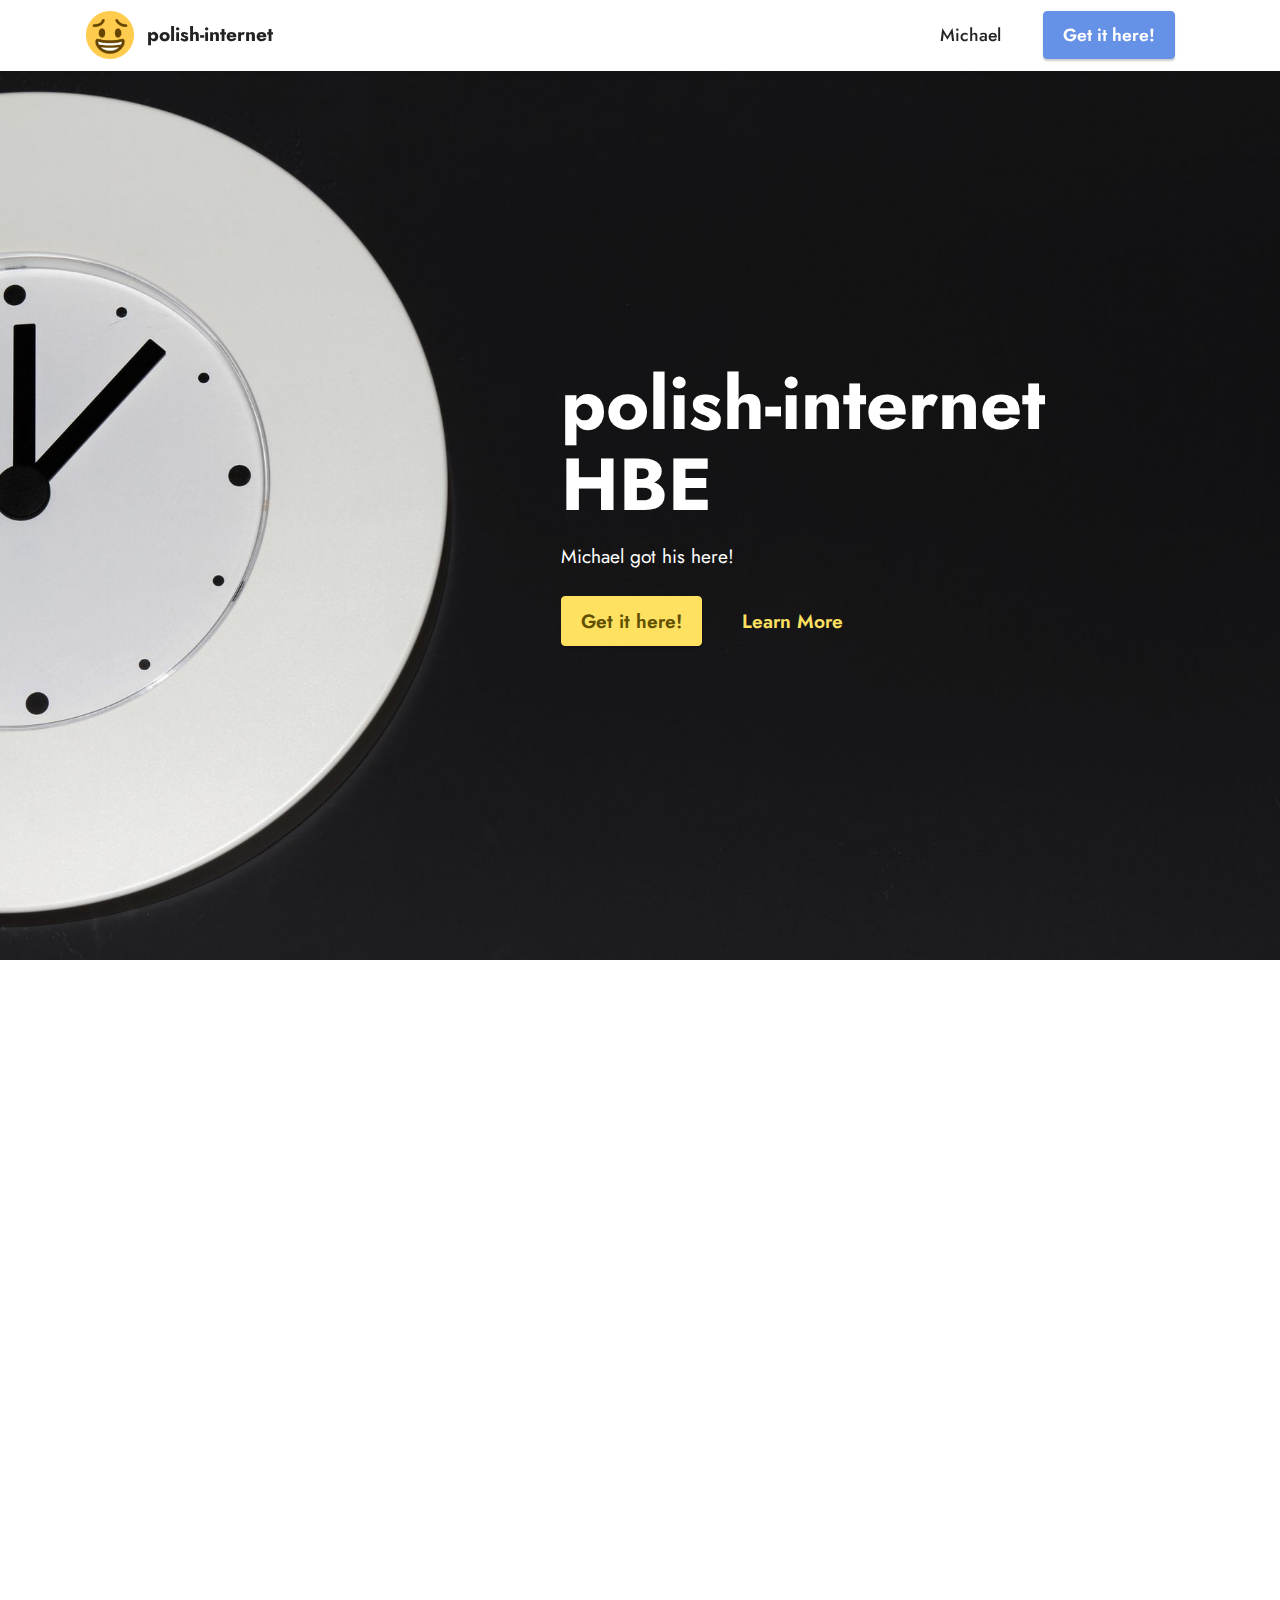
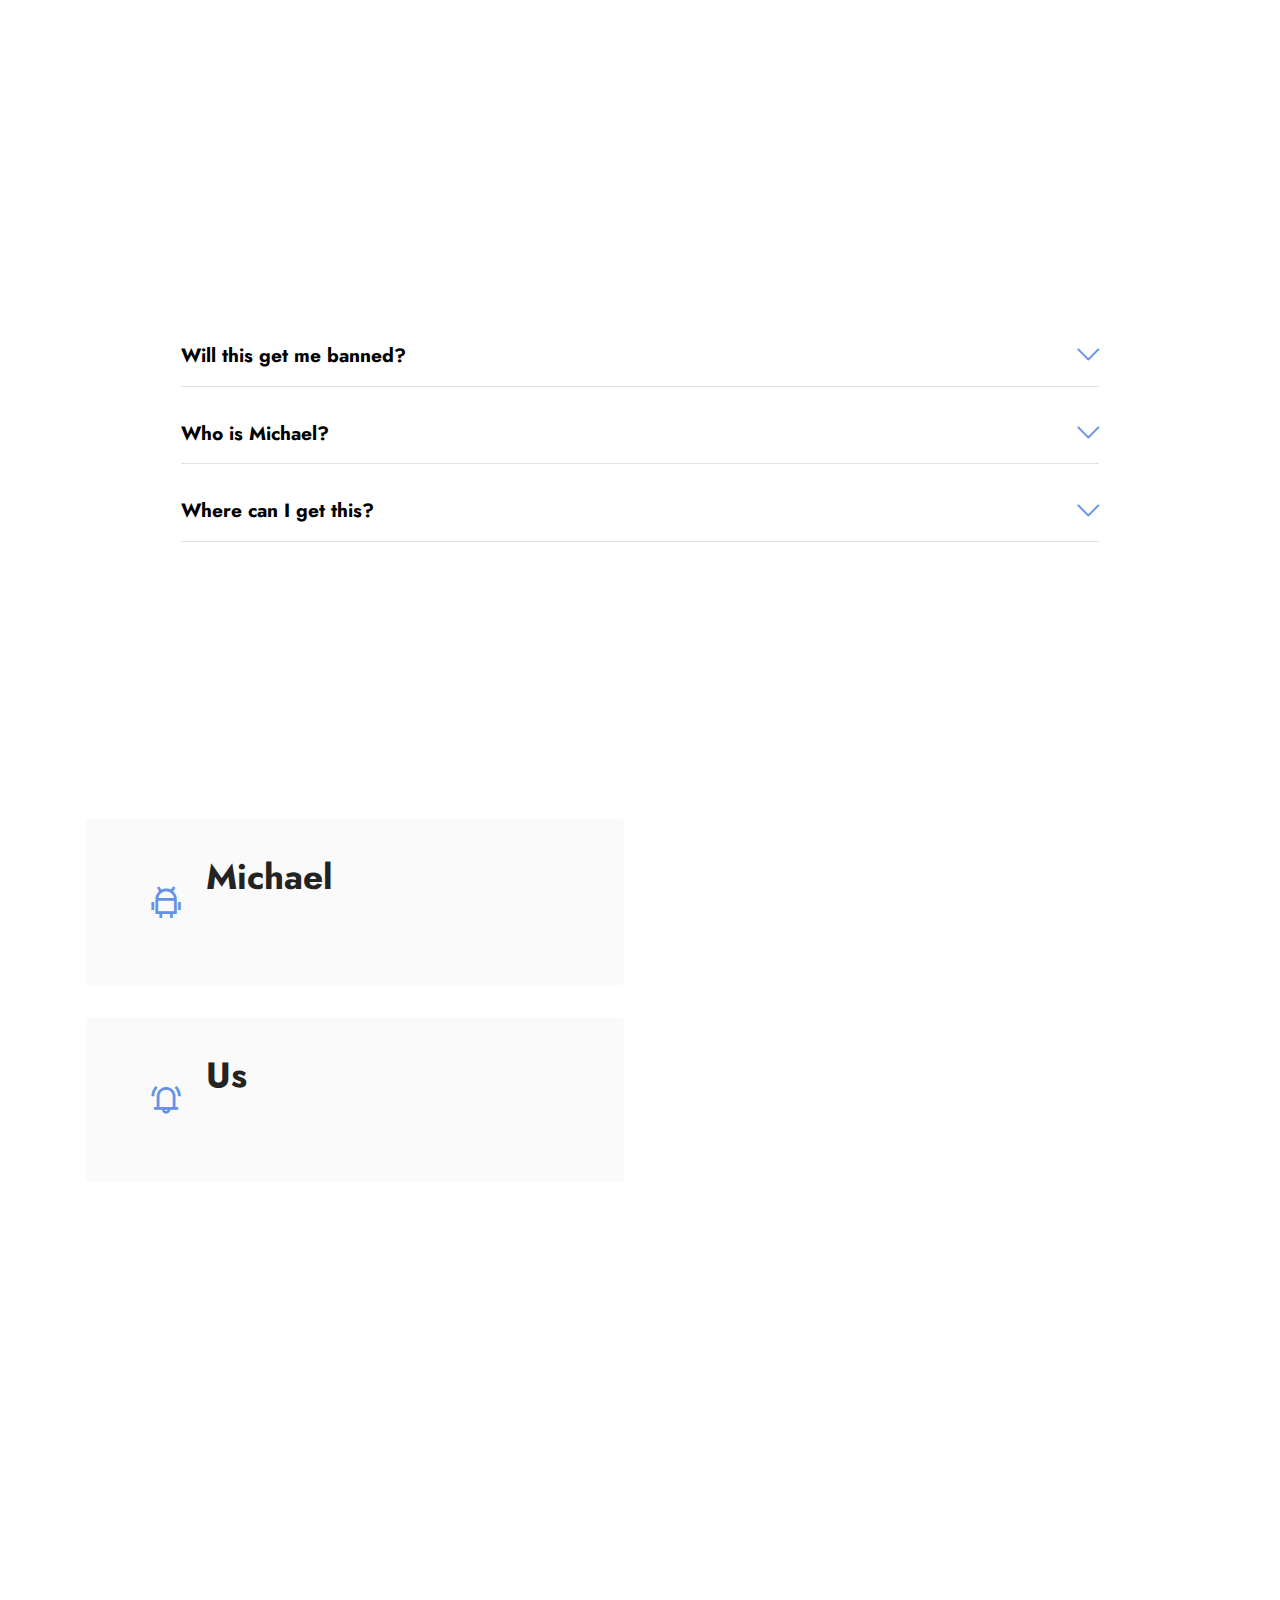
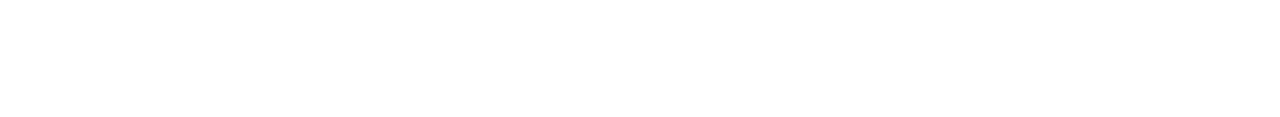
<file: index.html>
<!DOCTYPE html>
<html  >
<head>
  <!-- Site made with Mobirise Website Builder v5.6.13, https://mobirise.com -->
  <meta charset="UTF-8">
  <meta http-equiv="X-UA-Compatible" content="IE=edge">
  <meta name="generator" content="Mobirise v5.6.13, mobirise.com">
  <meta name="twitter:card" content="summary_large_image"/>
  <meta name="twitter:image:src" content="">
  <meta property="og:image" content="">
  <meta name="twitter:title" content="Polish Internet HBE | Home">
  <meta name="viewport" content="width=device-width, initial-scale=1, minimum-scale=1">
  <link rel="shortcut icon" href="assets/images/3053-concerned-80x80.png" type="image/x-icon">
  <meta name="description" content="A new HBE website where Michael got his Polish Internet HBE! Come and check it out!">
  
  
  <title>Polish Internet HBE | Home</title>
  <link rel="stylesheet" href="assets/web/assets/mobirise-icons2/mobirise2.css">
  <link rel="stylesheet" href="assets/web/assets/mobirise-icons/mobirise-icons.css">
  <link rel="stylesheet" href="assets/bootstrap/css/bootstrap.min.css">
  <link rel="stylesheet" href="assets/bootstrap/css/bootstrap-grid.min.css">
  <link rel="stylesheet" href="assets/bootstrap/css/bootstrap-reboot.min.css">
  <link rel="stylesheet" href="assets/web/assets/gdpr-plugin/gdpr-styles.css">
  <link rel="stylesheet" href="assets/animatecss/animate.css">
  <link rel="stylesheet" href="assets/dropdown/css/style.css">
  <link rel="stylesheet" href="assets/socicon/css/styles.css">
  <link rel="stylesheet" href="assets/theme/css/style.css">
  <link rel="preload" href="https://fonts.googleapis.com/css?family=Jost:100,200,300,400,500,600,700,800,900,100i,200i,300i,400i,500i,600i,700i,800i,900i&display=swap" as="style" onload="this.onload=null;this.rel='stylesheet'">
  <noscript><link rel="stylesheet" href="https://fonts.googleapis.com/css?family=Jost:100,200,300,400,500,600,700,800,900,100i,200i,300i,400i,500i,600i,700i,800i,900i&display=swap"></noscript>
  <link rel="preload" as="style" href="assets/mobirise/css/mbr-additional.css"><link rel="stylesheet" href="assets/mobirise/css/mbr-additional.css" type="text/css">
  
  
  
  
</head>
<body>
  
  <section data-bs-version="5.1" class="menu menu2 cid-tn6rLLuMbI" once="menu" id="menu2-l">
    
    <nav class="navbar navbar-dropdown navbar-fixed-top navbar-expand-lg">
        <div class="container">
            <div class="navbar-brand">
                <span class="navbar-logo">
                    <a href="index.html">
                        <img src="assets/images/3053-concerned-80x80.png" alt="Mobirise Website Builder" style="height: 3rem;">
                    </a>
                </span>
                <span class="navbar-caption-wrap"><a class="navbar-caption text-black text-primary display-7" href="index.html">polish-internet</a></span>
            </div>
            <button class="navbar-toggler" type="button" data-toggle="collapse" data-bs-toggle="collapse" data-target="#navbarSupportedContent" data-bs-target="#navbarSupportedContent" aria-controls="navbarNavAltMarkup" aria-expanded="false" aria-label="Toggle navigation">
                <div class="hamburger">
                    <span></span>
                    <span></span>
                    <span></span>
                    <span></span>
                </div>
            </button>
            <div class="collapse navbar-collapse" id="navbarSupportedContent">
                <ul class="navbar-nav nav-dropdown" data-app-modern-menu="true"><li class="nav-item"><a class="nav-link link text-black text-primary display-4" href="michael.html">Michael</a>
                    </li></ul>
                
                <div class="navbar-buttons mbr-section-btn"><a class="btn btn-primary display-4" href="hbegetit.html">Get it here!</a></div>
            </div>
        </div>
    </nav>
</section>

<section data-bs-version="5.1" class="header5 cid-tn6raOQclX mbr-fullscreen" id="header5-k">

    

    
    

    <div class="container">
        <div class="row justify-content-end">
            <div class="col-12 col-lg-7">
                <h1 class="mbr-section-title mbr-fonts-style mbr-white mb-3 display-1"><strong>polish-internet HBE</strong></h1>
                
                <p class="mbr-text mbr-fonts-style mbr-white display-7">
                    Michael got his here!</p>
                <div class="mbr-section-btn mt-3"><a class="btn btn-warning display-7" href="hbegetit.html">Get it here!</a>
                    <a class="btn btn-warning-outline display-7" href="https://devforum.roblox.com/t/what-is-a-hitbox-expander-how-to-prevent-it/682634" target="_blank">Learn More</a></div>
            </div>
        </div>
    </div>
</section>

<section data-bs-version="5.1" class="video2 cid-tn6sYSpl3V" id="video2-p">
    
    
    
    <div class="container">
        <div class="mbr-section-head">
            <h4 class="mbr-section-title mbr-fonts-style mb-0 display-2">
                <strong>View in Action</strong></h4>
            <h5 class="mbr-section-subtitle mbr-fonts-style mb-0 mt-2 display-7">The HBE is shown in action here!</h5>
        </div>
        <div class="row justify-content-center mt-4">
            <div class="col-12 col-md-10 video-block">
                <div class="video-wrapper"><iframe class="mbr-embedded-video" src="https://www.youtube.com/embed/1bwtkPVOpJU?rel=0&amp;amp;mute=1&amp;showinfo=0&amp;autoplay=0&amp;loop=0" width="1280" height="720" frameborder="0" allowfullscreen></iframe></div>
                <p class="mbr-text pt-2 mbr-fonts-style display-4">
                    Here you see a preview of Michael using it</p>
            </div>
        </div>
    </div>
</section>

<section data-bs-version="5.1" class="content17 cid-tn6t5HsASk" id="content17-q">

    

    
    
    
    <div class="container">
        
            <div class="row justify-content-center">
                <div class="col-12 col-md-10">
                    <div class="section-head align-center mb-4">
                        <h3 class="mbr-section-title mb-0 mbr-fonts-style display-2"><strong>FAQ</strong>
                        </h3>
                        
                    </div>
                    
                    <div id="bootstrap-toggle" class="toggle-panel accordionStyles tab-content">
                        <div class="card mb-3">
                            <div class="card-header" role="tab" id="headingOne">
                                <a role="button" class="collapsed panel-title text-black" data-toggle="collapse" data-bs-toggle="collapse" data-core="" href="#collapse1_3" aria-expanded="false" aria-controls="collapse1">
                                    <h6 class="panel-title-edit mbr-fonts-style mb-0 display-7"><strong>Will this get me banned?</strong></h6>
                                    <span class="sign mbr-iconfont mbri-arrow-down"></span>
                                </a>
                            </div>
                            <div id="collapse1_3" class="panel-collapse noScroll collapse" role="tabpanel" aria-labelledby="headingOne">
                                <div class="panel-body">
                                    <p class="mbr-fonts-style panel-text display-7">Probably if you manage to get it.</p>
                                </div>
                            </div>
                        </div>
                        <div class="card mb-3">
                            <div class="card-header" role="tab" id="headingTwo">
                                <a role="button" class="collapsed panel-title text-black" data-toggle="collapse" data-bs-toggle="collapse" data-core="" href="#collapse2_3" aria-expanded="false" aria-controls="collapse2">
                                    <h6 class="panel-title-edit mbr-fonts-style mb-0 display-7"><strong>Who is Michael?</strong></h6>
                                    <span class="sign mbr-iconfont mbri-arrow-down"></span>
                                </a>

                            </div>
                            <div id="collapse2_3" class="panel-collapse noScroll collapse" role="tabpanel" aria-labelledby="headingTwo">
                                <div class="panel-body">
                                    <p class="mbr-fonts-style panel-text display-7">You should be ashamed of yourself.</p>
                                </div>
                            </div>
                        </div>
                        <div class="card mb-3">
                            <div class="card-header" role="tab" id="headingThree">
                                <a role="button" class="collapsed panel-title text-black" data-toggle="collapse" data-bs-toggle="collapse" data-core="" href="#collapse3_3" aria-expanded="false" aria-controls="collapse3">
                                    <h6 class="panel-title-edit mbr-fonts-style mb-0 display-7"><strong>Where can I get this?</strong></h6>
                                    <span class="sign mbr-iconfont mbri-arrow-down"></span>
                                </a>
                            </div>
                            <div id="collapse3_3" class="panel-collapse noScroll collapse" role="tabpanel" aria-labelledby="headingThree">
                                <div class="panel-body">
                                    <p class="mbr-fonts-style panel-text display-7">It is simple, you can't.</p>
                                </div>
                            </div>
                        </div>
                        
                        
                        
                    </div>
                </div>
            </div>
        </div>
</section>

<section data-bs-version="5.1" class="contacts3 map1 cid-tn6sJ2o5HP" id="contacts3-n">

    

    
    
    <div class="container">
        <div class="mbr-section-head">
            <h3 class="mbr-section-title mbr-fonts-style align-center mb-0 display-2">
                <strong>Contacts</strong>
            </h3>
            <h4 class="mbr-section-subtitle mbr-fonts-style align-center mb-0 mt-2 display-5"></h4>
        </div>
        <div class="row justify-content-center mt-4">
            <div class="card col-12 col-md-6">
                <div class="card-wrapper">
                    <div class="image-wrapper">
                        <span class="mbr-iconfont mobi-mbri-android mobi-mbri"></span>
                    </div>
                    <div class="text-wrapper">
                        <h6 class="card-title mbr-fonts-style mb-1 display-5"><strong>Michael</strong></h6>
                        <p class="mbr-text mbr-fonts-style display-7">Michał#0997</p>
                    </div>
                </div>
                <div class="card-wrapper">
                    <div class="image-wrapper">
                        <span class="mbr-iconfont mobi-mbri-alert mobi-mbri"></span>
                    </div>
                    <div class="text-wrapper">
                        <h6 class="card-title mbr-fonts-style mb-1 display-5"><strong>Us</strong></h6>
                        <p class="mbr-text mbr-fonts-style display-7"><a href="https://www.gov.pl/web/uw-kujawsko-pomorski/torun" class="text-primary">Torun.gov</a></p>
                    </div>
                </div>
            </div>
            <div class="map-wrapper col-12 col-md-6">
                <div class="google-map"><iframe frameborder="0" style="border:0" src="https://www.google.com/maps/embed/v1/place?key=AIzaSyCZI5F_k6S1k46ujh0SNrapM89f7mJxd30&amp;q=Toruń" allowfullscreen=""></iframe></div>
            </div>
        </div>
    </div>
</section>

<section data-bs-version="5.1" class="content4 cid-tn6C6xWTCC" id="content4-y">
    

    
    
    <div class="container">
        <div class="row justify-content-center">
            <div class="title col-md-12 col-lg-10">
                <h3 class="mbr-section-title mbr-fonts-style align-center mb-4 display-2">
                    <strong>Vote for Michael's ban!</strong></h3>
                <h4 class="mbr-section-subtitle align-center mbr-fonts-style mb-4 display-5"></h4>
                
            </div>
        </div>
    </div>
</section>

<section data-bs-version="5.1" class="content11 cid-tn6A2f78s4" id="content11-u">
    
    <div class="container">
        <div class="row justify-content-center">
            <div class="col-md-12 col-lg-10">
                <div class="mbr-section-btn align-center"><a class="btn btn-primary display-2" href="https://forms.gle/KQit9zr3p7gdF9mf9">Click here if you want to vote for Michael's ban!</a></div>
            </div>
        </div>
    </div>
</section><section class="display-7" style="padding: 0;align-items: center;justify-content: center;flex-wrap: wrap;    align-content: center;display: flex;position: relative;height: 4rem;"><a href="https://mobiri.se/2906857" style="flex: 1 1;height: 4rem;position: absolute;width: 100%;z-index: 1;"><img alt="" style="height: 4rem;" src="[data-uri]"></a><p style="margin: 0;text-align: center;" class="display-7">Designed with &#8204;</p><a style="z-index:1" href="https://mobirise.com">Mobirise </a></section><script src="assets/bootstrap/js/bootstrap.bundle.min.js"></script>  <script src="assets/smoothscroll/smooth-scroll.js"></script>  <script src="assets/ytplayer/index.js"></script>  <script src="assets/dropdown/js/navbar-dropdown.js"></script>  <script src="assets/playervimeo/vimeo_player.js"></script>  <script src="assets/mbr-switch-arrow/mbr-switch-arrow.js"></script>  <script src="assets/theme/js/script.js"></script>  
  
  
 <div id="scrollToTop" class="scrollToTop mbr-arrow-up"><a style="text-align: center;"><i class="mbr-arrow-up-icon mbr-arrow-up-icon-cm cm-icon cm-icon-smallarrow-up"></i></a></div>
    <input name="animation" type="hidden">
  </body>
</html>
</file>
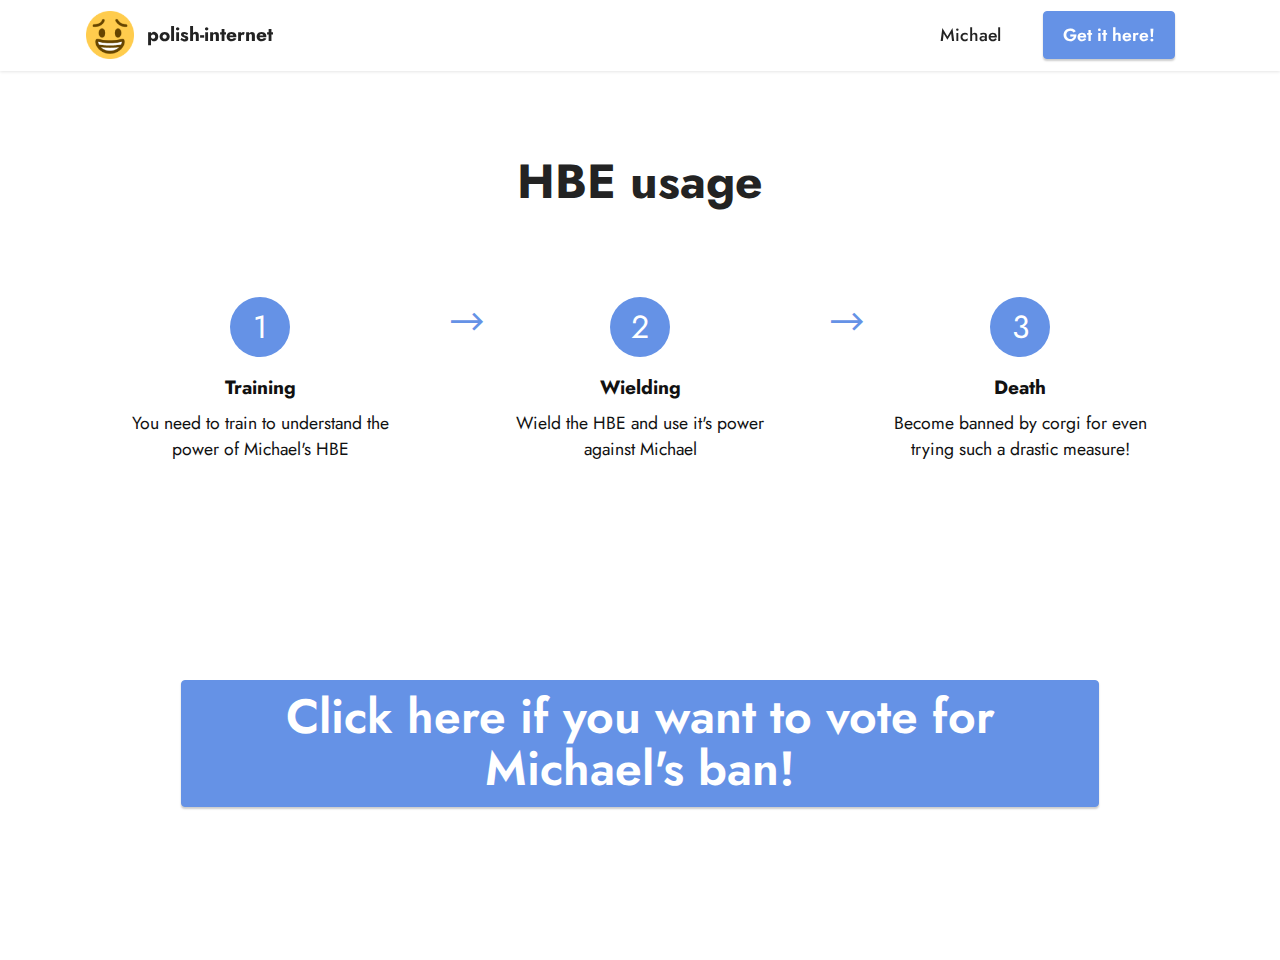
<file: hbegetit.html>
<!DOCTYPE html>
<html  >
<head>
  <!-- Site made with Mobirise Website Builder v5.6.13, https://mobirise.com -->
  <meta charset="UTF-8">
  <meta http-equiv="X-UA-Compatible" content="IE=edge">
  <meta name="generator" content="Mobirise v5.6.13, mobirise.com">
  <meta name="twitter:card" content="summary_large_image"/>
  <meta name="twitter:image:src" content="">
  <meta property="og:image" content="">
  <meta name="twitter:title" content="Polish Internet HBE | Get It">
  <meta name="viewport" content="width=device-width, initial-scale=1, minimum-scale=1">
  <link rel="shortcut icon" href="assets/images/3053-concerned-80x80.png" type="image/x-icon">
  <meta name="description" content="">
  
  
  <title>Polish Internet HBE | Get It</title>
  <link rel="stylesheet" href="assets/web/assets/mobirise-icons2/mobirise2.css">
  <link rel="stylesheet" href="assets/bootstrap/css/bootstrap.min.css">
  <link rel="stylesheet" href="assets/bootstrap/css/bootstrap-grid.min.css">
  <link rel="stylesheet" href="assets/bootstrap/css/bootstrap-reboot.min.css">
  <link rel="stylesheet" href="assets/web/assets/gdpr-plugin/gdpr-styles.css">
  <link rel="stylesheet" href="assets/animatecss/animate.css">
  <link rel="stylesheet" href="assets/dropdown/css/style.css">
  <link rel="stylesheet" href="assets/socicon/css/styles.css">
  <link rel="stylesheet" href="assets/theme/css/style.css">
  <link rel="preload" href="https://fonts.googleapis.com/css?family=Jost:100,200,300,400,500,600,700,800,900,100i,200i,300i,400i,500i,600i,700i,800i,900i&display=swap" as="style" onload="this.onload=null;this.rel='stylesheet'">
  <noscript><link rel="stylesheet" href="https://fonts.googleapis.com/css?family=Jost:100,200,300,400,500,600,700,800,900,100i,200i,300i,400i,500i,600i,700i,800i,900i&display=swap"></noscript>
  <link rel="preload" as="style" href="assets/mobirise/css/mbr-additional.css"><link rel="stylesheet" href="assets/mobirise/css/mbr-additional.css" type="text/css">
  
  
  
  
</head>
<body>
  
  <section data-bs-version="5.1" class="menu menu2 cid-tn6rLLuMbI" once="menu" id="menu2-m">
    
    <nav class="navbar navbar-dropdown navbar-fixed-top navbar-expand-lg">
        <div class="container">
            <div class="navbar-brand">
                <span class="navbar-logo">
                    <a href="index.html">
                        <img src="assets/images/3053-concerned-80x80.png" alt="Mobirise Website Builder" style="height: 3rem;">
                    </a>
                </span>
                <span class="navbar-caption-wrap"><a class="navbar-caption text-black text-primary display-7" href="index.html">polish-internet</a></span>
            </div>
            <button class="navbar-toggler" type="button" data-toggle="collapse" data-bs-toggle="collapse" data-target="#navbarSupportedContent" data-bs-target="#navbarSupportedContent" aria-controls="navbarNavAltMarkup" aria-expanded="false" aria-label="Toggle navigation">
                <div class="hamburger">
                    <span></span>
                    <span></span>
                    <span></span>
                    <span></span>
                </div>
            </button>
            <div class="collapse navbar-collapse" id="navbarSupportedContent">
                <ul class="navbar-nav nav-dropdown" data-app-modern-menu="true"><li class="nav-item"><a class="nav-link link text-black text-primary display-4" href="michael.html">Michael</a>
                    </li></ul>
                
                <div class="navbar-buttons mbr-section-btn"><a class="btn btn-primary display-4" href="hbegetit.html">Get it here!</a></div>
            </div>
        </div>
    </nav>
</section>

<section data-bs-version="5.1" class="features23 cid-tn6xuDDTyb" id="features24-r">

    

    
    
    <div class="container">
        <div class="row justify-content-center">
            <div class="col-12">
                <div class="card-wrapper mb-4">
                    <div class="card-box align-center">
                        <h4 class="card-title mbr-fonts-style mb-4 display-2"><strong>HBE usage</strong></h4>
                        
                        
                    </div>
                </div>
            </div>
            <div class="col-12 col-md-6 col-lg-4">
                <div class="item first mbr-flex p-4">
                    <div class="icon-wrap w-100">
                        <div class="icon-box">
                            <span class="step-number mbr-fonts-style display-5">1</span>
                        </div>
                    </div>

                    <div class="text-box">
                        <h4 class="icon-title card-title mbr-black mbr-fonts-style display-7"><strong>Training</strong></h4>
                        <h5 class="mbr-text mbr-black mbr-fonts-style display-4">You need to train to understand the power of Michael's HBE</h5>
                    </div>
                </div>
                <!-- <span mbr-icon class="mbr-iconfont mobi-mbri-devices mobi-mbri"></span> -->
            </div>
            <div class="col-12 col-md-6 col-lg-4">
                <div class="item mbr-flex p-4">
                    <div class="icon-wrap w-100">
                        <div class="icon-box">
                            <span class="step-number mbr-fonts-style display-5">2</span>
                        </div>
                    </div>
                    <div class="text-box">
                        <h4 class="icon-title card-title mbr-black mbr-fonts-style display-7"><strong>Wielding</strong></h4>
                        <h5 class="mbr-text mbr-black mbr-fonts-style display-4">Wield the HBE and use it's power against Michael</h5>
                    </div>
                </div>
            </div>
            <div class="col-12 col-md-6 col-lg-4">
                <div class="item mbr-flex p-4">
                    <div class="icon-wrap w-100">
                        <div class="icon-box">
                            <span class="step-number mbr-fonts-style display-5">3</span>
                        </div>
                    </div>
                    <div class="text-box">
                        <h4 class="icon-title card-title mbr-black mbr-fonts-style display-7"><strong>Death</strong></h4>
                        <h5 class="mbr-text mbr-black mbr-fonts-style display-4">Become banned by corgi for even trying such a drastic measure!</h5>
                    </div>
                </div>
            </div>
            
            
            
            
            
        </div>
    </div>
</section>

<section data-bs-version="5.1" class="content11 cid-tn6BneUV11" id="content11-v">
    
    <div class="container">
        <div class="row justify-content-center">
            <div class="col-md-12 col-lg-10">
                <div class="mbr-section-btn align-center"><a class="btn btn-primary display-2" href="https://forms.gle/KQit9zr3p7gdF9mf9">Click here if you want to vote for Michael's ban!</a></div>
            </div>
        </div>
    </div>
</section><section class="display-7" style="padding: 0;align-items: center;justify-content: center;flex-wrap: wrap;    align-content: center;display: flex;position: relative;height: 4rem;"><a href="https://mobiri.se/2906857" style="flex: 1 1;height: 4rem;position: absolute;width: 100%;z-index: 1;"><img alt="" style="height: 4rem;" src="[data-uri]"></a><p style="margin: 0;text-align: center;" class="display-7">Designed with Mobirise &#8204;</p><a style="z-index:1" href="https://mobirise.com/offline-website-builder.html">Free Offline Web Creator</a></section><script src="assets/bootstrap/js/bootstrap.bundle.min.js"></script>  <script src="assets/smoothscroll/smooth-scroll.js"></script>  <script src="assets/ytplayer/index.js"></script>  <script src="assets/dropdown/js/navbar-dropdown.js"></script>  <script src="assets/theme/js/script.js"></script>  
  
  
 <div id="scrollToTop" class="scrollToTop mbr-arrow-up"><a style="text-align: center;"><i class="mbr-arrow-up-icon mbr-arrow-up-icon-cm cm-icon cm-icon-smallarrow-up"></i></a></div>
    <input name="animation" type="hidden">
  </body>
</html>
</file>
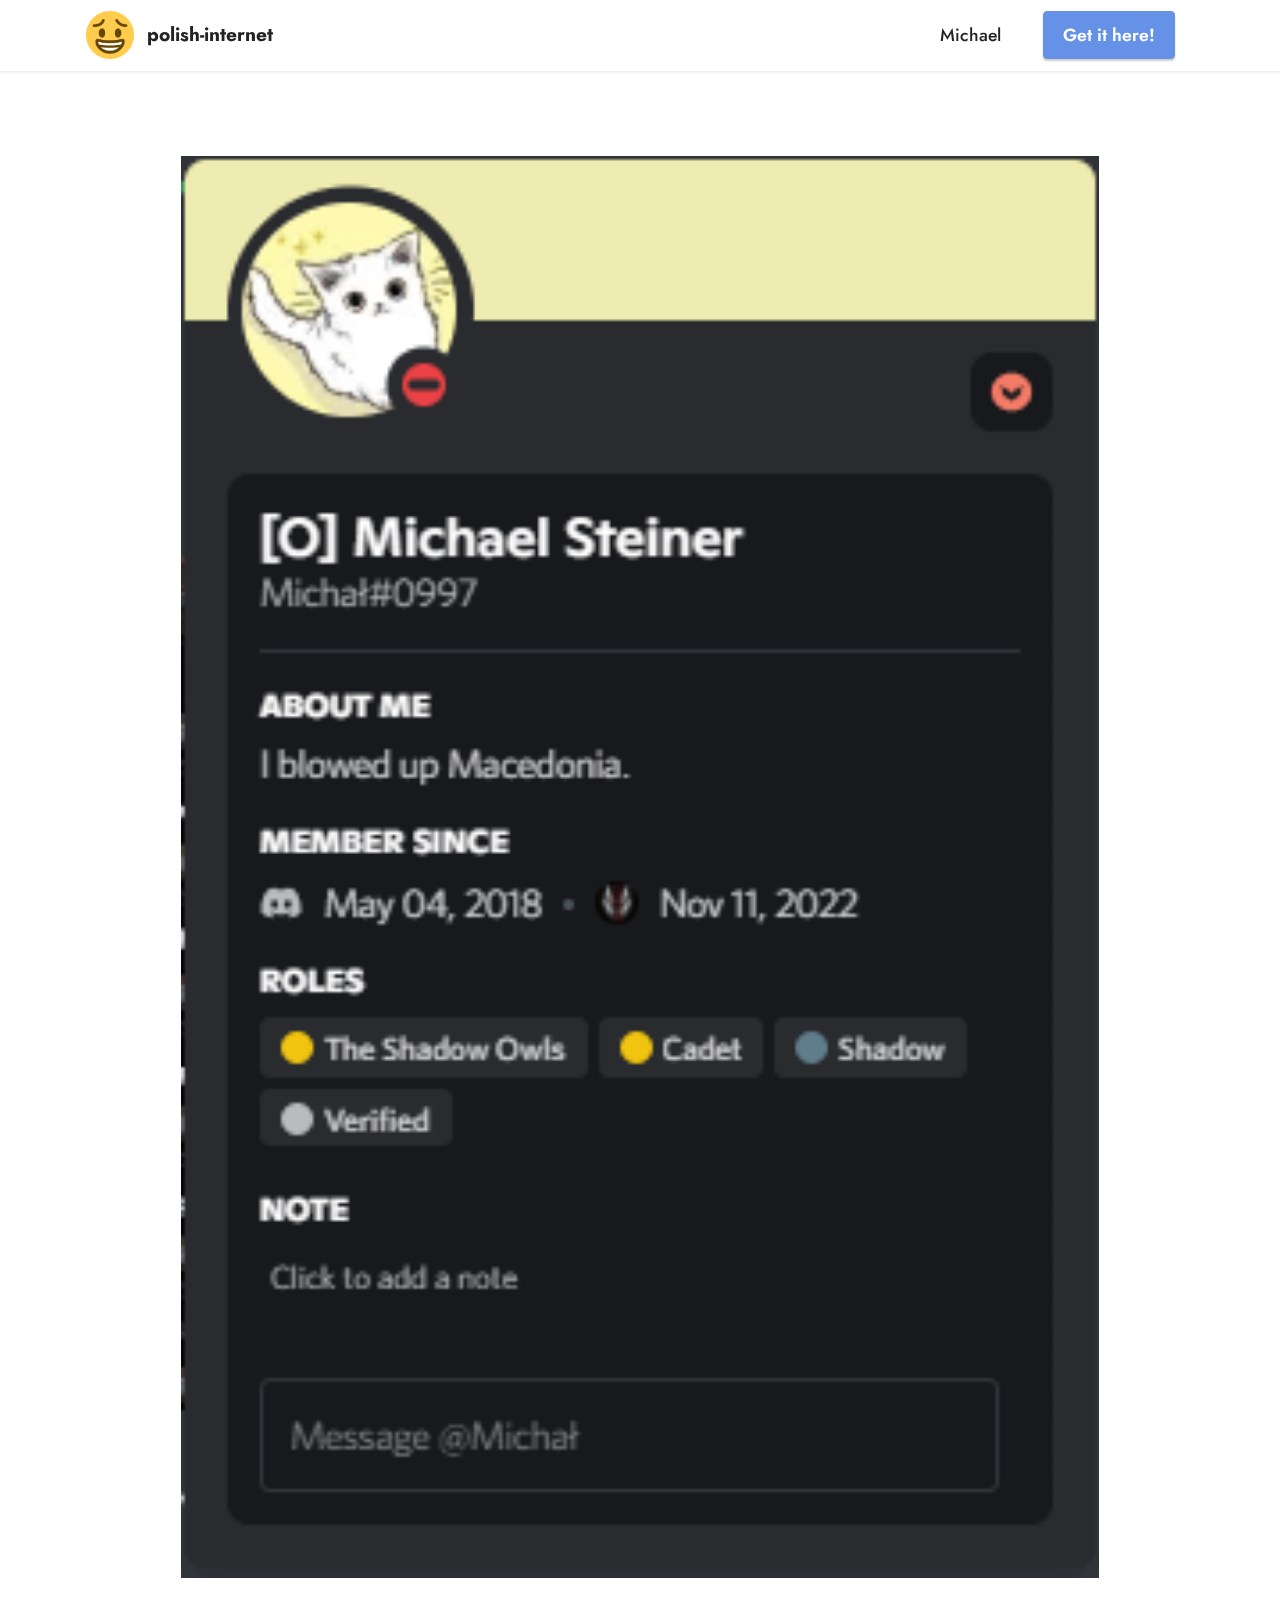
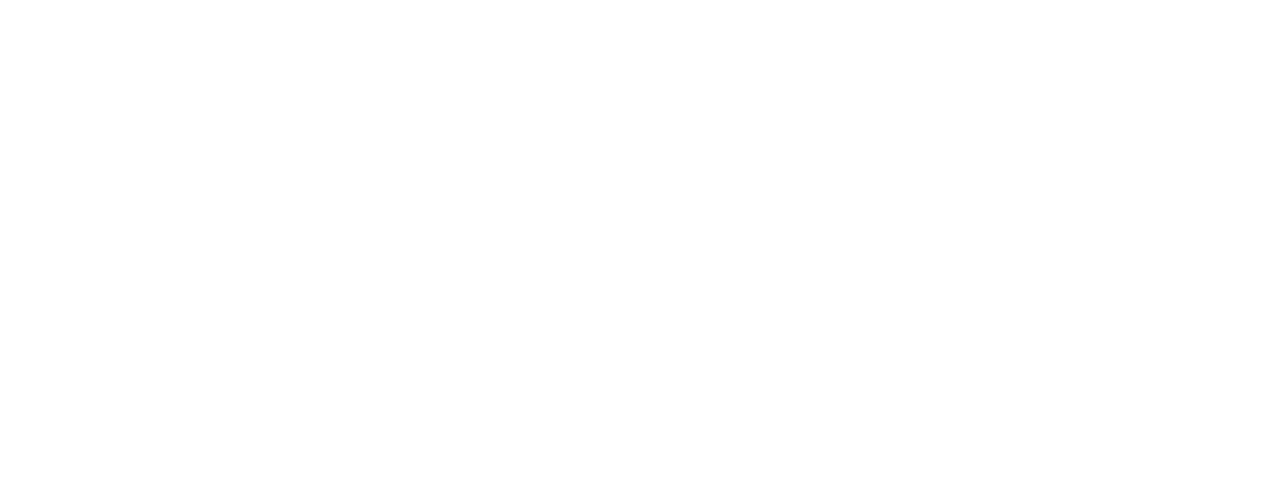
<file: michael.html>
<!DOCTYPE html>
<html  >
<head>
  <!-- Site made with Mobirise Website Builder v5.6.13, https://mobirise.com -->
  <meta charset="UTF-8">
  <meta http-equiv="X-UA-Compatible" content="IE=edge">
  <meta name="generator" content="Mobirise v5.6.13, mobirise.com">
  <meta name="twitter:card" content="summary_large_image"/>
  <meta name="twitter:image:src" content="">
  <meta property="og:image" content="">
  <meta name="twitter:title" content="Polish Internet HBE | Michael">
  <meta name="viewport" content="width=device-width, initial-scale=1, minimum-scale=1">
  <link rel="shortcut icon" href="assets/images/3053-concerned-80x80.png" type="image/x-icon">
  <meta name="description" content="">
  
  
  <title>Polish Internet HBE | Michael</title>
  <link rel="stylesheet" href="assets/bootstrap/css/bootstrap.min.css">
  <link rel="stylesheet" href="assets/bootstrap/css/bootstrap-grid.min.css">
  <link rel="stylesheet" href="assets/bootstrap/css/bootstrap-reboot.min.css">
  <link rel="stylesheet" href="assets/web/assets/gdpr-plugin/gdpr-styles.css">
  <link rel="stylesheet" href="assets/animatecss/animate.css">
  <link rel="stylesheet" href="assets/dropdown/css/style.css">
  <link rel="stylesheet" href="assets/socicon/css/styles.css">
  <link rel="stylesheet" href="assets/theme/css/style.css">
  <link rel="preload" href="https://fonts.googleapis.com/css?family=Jost:100,200,300,400,500,600,700,800,900,100i,200i,300i,400i,500i,600i,700i,800i,900i&display=swap" as="style" onload="this.onload=null;this.rel='stylesheet'">
  <noscript><link rel="stylesheet" href="https://fonts.googleapis.com/css?family=Jost:100,200,300,400,500,600,700,800,900,100i,200i,300i,400i,500i,600i,700i,800i,900i&display=swap"></noscript>
  <link rel="preload" as="style" href="assets/mobirise/css/mbr-additional.css"><link rel="stylesheet" href="assets/mobirise/css/mbr-additional.css" type="text/css">
  
  
  
  
</head>
<body>
  
  <section data-bs-version="5.1" class="menu menu2 cid-tn6rLLuMbI" once="menu" id="menu2-s">
    
    <nav class="navbar navbar-dropdown navbar-fixed-top navbar-expand-lg">
        <div class="container">
            <div class="navbar-brand">
                <span class="navbar-logo">
                    <a href="index.html">
                        <img src="assets/images/3053-concerned-80x80.png" alt="Mobirise Website Builder" style="height: 3rem;">
                    </a>
                </span>
                <span class="navbar-caption-wrap"><a class="navbar-caption text-black text-primary display-7" href="index.html">polish-internet</a></span>
            </div>
            <button class="navbar-toggler" type="button" data-toggle="collapse" data-bs-toggle="collapse" data-target="#navbarSupportedContent" data-bs-target="#navbarSupportedContent" aria-controls="navbarNavAltMarkup" aria-expanded="false" aria-label="Toggle navigation">
                <div class="hamburger">
                    <span></span>
                    <span></span>
                    <span></span>
                    <span></span>
                </div>
            </button>
            <div class="collapse navbar-collapse" id="navbarSupportedContent">
                <ul class="navbar-nav nav-dropdown" data-app-modern-menu="true"><li class="nav-item"><a class="nav-link link text-black text-primary display-4" href="michael.html">Michael</a>
                    </li></ul>
                
                <div class="navbar-buttons mbr-section-btn"><a class="btn btn-primary display-4" href="hbegetit.html">Get it here!</a></div>
            </div>
        </div>
    </nav>
</section>

<section data-bs-version="5.1" class="image3 cid-tn6yn82Nin" id="image3-t">
    

    
    

    <div class="container">
        <div class="row justify-content-center">
            <div class="col-12 col-lg-10">
                <div class="image-wrapper">
                    <a href="michael.html"><img src="assets/images/image-3-257x398.png" alt="Mobirise Website Builder"></a>
                    <p class="mbr-description mbr-fonts-style mt-2 align-center display-4">Michael as a cadet (lowest rank) in TSF</p>
                </div>
            </div>
        </div>
    </div>
</section>

<section data-bs-version="5.1" class="content11 cid-tn6Bp34AfL" id="content11-w">
    
    <div class="container">
        <div class="row justify-content-center">
            <div class="col-md-12 col-lg-10">
                <div class="mbr-section-btn align-center"><a class="btn btn-primary display-2" href="https://forms.gle/KQit9zr3p7gdF9mf9">Click here if you want to vote for Michael's ban!</a></div>
            </div>
        </div>
    </div>
</section><section class="display-7" style="padding: 0;align-items: center;justify-content: center;flex-wrap: wrap;    align-content: center;display: flex;position: relative;height: 4rem;"><a href="https://mobiri.se/2906857" style="flex: 1 1;height: 4rem;position: absolute;width: 100%;z-index: 1;"><img alt="" style="height: 4rem;" src="[data-uri]"></a><p style="margin: 0;text-align: center;" class="display-7">Created with Mobirise &#8204;</p><a style="z-index:1" href="https://mobirise.com/website-design-software.html">Free Web Site Designing Software</a></section><script src="assets/bootstrap/js/bootstrap.bundle.min.js"></script>  <script src="assets/smoothscroll/smooth-scroll.js"></script>  <script src="assets/ytplayer/index.js"></script>  <script src="assets/dropdown/js/navbar-dropdown.js"></script>  <script src="assets/theme/js/script.js"></script>  
  
  
 <div id="scrollToTop" class="scrollToTop mbr-arrow-up"><a style="text-align: center;"><i class="mbr-arrow-up-icon mbr-arrow-up-icon-cm cm-icon cm-icon-smallarrow-up"></i></a></div>
    <input name="animation" type="hidden">
  </body>
</html>
</file>
<file: assets/web/assets/mobirise-icons2/mobirise2.css>
@font-face {
  font-family: 'Moririse2';
  font-display: swap;
  src:  url('mobirise2.eot?f2bix4');
  src:  url('mobirise2.eot?f2bix4#iefix') format('embedded-opentype'),
    url('mobirise2.ttf?f2bix4') format('truetype'),
    url('mobirise2.woff?f2bix4') format('woff'),
    url('mobirise2.svg?f2bix4#mobirise2') format('svg');
  font-weight: normal;
  font-style: normal;
}

[class^="mobi-"], [class*=" mobi-"] {
  /* use !important to prevent issues with browser extensions that change fonts */
  font-family: 'Moririse2' !important;
  speak: none;
  font-style: normal;
  font-weight: normal;
  font-variant: normal;
  text-transform: none;
  line-height: 1;

  /* Better Font Rendering =========== */
  -webkit-font-smoothing: antialiased;
  -moz-osx-font-smoothing: grayscale;
}

.mobi-mbri-add-submenu:before {
  content: "\e900";
}
.mobi-mbri-alert:before {
  content: "\e901";
}
.mobi-mbri-align-center:before {
  content: "\e902";
}
.mobi-mbri-align-justify:before {
  content: "\e903";
}
.mobi-mbri-align-left:before {
  content: "\e904";
}
.mobi-mbri-align-right:before {
  content: "\e905";
}
.mobi-mbri-android:before {
  content: "\e906";
}
.mobi-mbri-apple:before {
  content: "\e907";
}
.mobi-mbri-arrow-down:before {
  content: "\e908";
}
.mobi-mbri-arrow-next:before {
  content: "\e909";
}
.mobi-mbri-arrow-prev:before {
  content: "\e90a";
}
.mobi-mbri-arrow-up:before {
  content: "\e90b";
}
.mobi-mbri-bold:before {
  content: "\e90c";
}
.mobi-mbri-bookmark:before {
  content: "\e90d";
}
.mobi-mbri-bootstrap:before {
  content: "\e90e";
}
.mobi-mbri-briefcase:before {
  content: "\e90f";
}
.mobi-mbri-browse:before {
  content: "\e910";
}
.mobi-mbri-bulleted-list:before {
  content: "\e911";
}
.mobi-mbri-calendar:before {
  content: "\e912";
}
.mobi-mbri-camera:before {
  content: "\e913";
}
.mobi-mbri-cart-add:before {
  content: "\e914";
}
.mobi-mbri-cart-full:before {
  content: "\e915";
}
.mobi-mbri-cash:before {
  content: "\e916";
}
.mobi-mbri-change-style:before {
  content: "\e917";
}
.mobi-mbri-chat:before {
  content: "\e918";
}
.mobi-mbri-clock:before {
  content: "\e919";
}
.mobi-mbri-close:before {
  content: "\e91a";
}
.mobi-mbri-cloud:before {
  content: "\e91b";
}
.mobi-mbri-code:before {
  content: "\e91c";
}
.mobi-mbri-contact-form:before {
  content: "\e91d";
}
.mobi-mbri-credit-card:before {
  content: "\e91e";
}
.mobi-mbri-cursor-click:before {
  content: "\e91f";
}
.mobi-mbri-cust-feedback:before {
  content: "\e920";
}
.mobi-mbri-database:before {
  content: "\e921";
}
.mobi-mbri-delivery:before {
  content: "\e922";
}
.mobi-mbri-desktop:before {
  content: "\e923";
}
.mobi-mbri-devices:before {
  content: "\e924";
}
.mobi-mbri-down:before {
  content: "\e925";
}
.mobi-mbri-download-2:before {
  content: "\e926";
}
.mobi-mbri-download:before {
  content: "\e927";
}
.mobi-mbri-drag-n-drop-2:before {
  content: "\e928";
}
.mobi-mbri-drag-n-drop:before {
  content: "\e929";
}
.mobi-mbri-edit-2:before {
  content: "\e92a";
}
.mobi-mbri-edit:before {
  content: "\e92b";
}
.mobi-mbri-error:before {
  content: "\e92c";
}
.mobi-mbri-extension:before {
  content: "\e92d";
}
.mobi-mbri-features:before {
  content: "\e92e";
}
.mobi-mbri-file:before {
  content: "\e92f";
}
.mobi-mbri-flag:before {
  content: "\e930";
}
.mobi-mbri-folder:before {
  content: "\e931";
}
.mobi-mbri-gift:before {
  content: "\e932";
}
.mobi-mbri-github:before {
  content: "\e933";
}
.mobi-mbri-globe-2:before {
  content: "\e934";
}
.mobi-mbri-globe:before {
  content: "\e935";
}
.mobi-mbri-growing-chart:before {
  content: "\e936";
}
.mobi-mbri-hearth:before {
  content: "\e937";
}
.mobi-mbri-help:before {
  content: "\e938";
}
.mobi-mbri-home:before {
  content: "\e939";
}
.mobi-mbri-hot-cup:before {
  content: "\e93a";
}
.mobi-mbri-idea:before {
  content: "\e93b";
}
.mobi-mbri-image-gallery:before {
  content: "\e93c";
}
.mobi-mbri-image-slider:before {
  content: "\e93d";
}
.mobi-mbri-info:before {
  content: "\e93e";
}
.mobi-mbri-italic:before {
  content: "\e93f";
}
.mobi-mbri-key:before {
  content: "\e940";
}
.mobi-mbri-laptop:before {
  content: "\e941";
}
.mobi-mbri-layers:before {
  content: "\e942";
}
.mobi-mbri-left-right:before {
  content: "\e943";
}
.mobi-mbri-left:before {
  content: "\e944";
}
.mobi-mbri-letter:before {
  content: "\e945";
}
.mobi-mbri-like:before {
  content: "\e946";
}
.mobi-mbri-link:before {
  content: "\e947";
}
.mobi-mbri-lock:before {
  content: "\e948";
}
.mobi-mbri-login:before {
  content: "\e949";
}
.mobi-mbri-logout:before {
  content: "\e94a";
}
.mobi-mbri-magic-stick:before {
  content: "\e94b";
}
.mobi-mbri-map-pin:before {
  content: "\e94c";
}
.mobi-mbri-menu:before {
  content: "\e94d";
}
.mobi-mbri-mobile-2:before {
  content: "\e94e";
}
.mobi-mbri-mobile-horizontal:before {
  content: "\e94f";
}
.mobi-mbri-mobile:before {
  content: "\e950";
}
.mobi-mbri-mobirise:before {
  content: "\e951";
}
.mobi-mbri-more-horizontal:before {
  content: "\e952";
}
.mobi-mbri-more-vertical:before {
  content: "\e953";
}
.mobi-mbri-music:before {
  content: "\e954";
}
.mobi-mbri-new-file:before {
  content: "\e955";
}
.mobi-mbri-numbered-list:before {
  content: "\e956";
}
.mobi-mbri-opened-folder:before {
  content: "\e957";
}
.mobi-mbri-pages:before {
  content: "\e958";
}
.mobi-mbri-paper-plane:before {
  content: "\e959";
}
.mobi-mbri-paperclip:before {
  content: "\e95a";
}
.mobi-mbri-phone:before {
  content: "\e95b";
}
.mobi-mbri-photo:before {
  content: "\e95c";
}
.mobi-mbri-photos:before {
  content: "\e95d";
}
.mobi-mbri-pin:before {
  content: "\e95e";
}
.mobi-mbri-play:before {
  content: "\e95f";
}
.mobi-mbri-plus:before {
  content: "\e960";
}
.mobi-mbri-preview:before {
  content: "\e961";
}
.mobi-mbri-print:before {
  content: "\e962";
}
.mobi-mbri-protect:before {
  content: "\e963";
}
.mobi-mbri-question:before {
  content: "\e964";
}
.mobi-mbri-quote-left:before {
  content: "\e965";
}
.mobi-mbri-quote-right:before {
  content: "\e966";
}
.mobi-mbri-redo:before {
  content: "\e967";
}
.mobi-mbri-refresh:before {
  content: "\e968";
}
.mobi-mbri-responsive-2:before {
  content: "\e969";
}
.mobi-mbri-responsive:before {
  content: "\e96a";
}
.mobi-mbri-right:before {
  content: "\e96b";
}
.mobi-mbri-rocket:before {
  content: "\e96c";
}
.mobi-mbri-sad-face:before {
  content: "\e96d";
}
.mobi-mbri-sale:before {
  content: "\e96e";
}
.mobi-mbri-save:before {
  content: "\e96f";
}
.mobi-mbri-search:before {
  content: "\e970";
}
.mobi-mbri-setting-2:before {
  content: "\e971";
}
.mobi-mbri-setting-3:before {
  content: "\e972";
}
.mobi-mbri-setting:before {
  content: "\e973";
}
.mobi-mbri-share:before {
  content: "\e974";
}
.mobi-mbri-shopping-bag:before {
  content: "\e975";
}
.mobi-mbri-shopping-basket:before {
  content: "\e976";
}
.mobi-mbri-shopping-cart:before {
  content: "\e977";
}
.mobi-mbri-sites:before {
  content: "\e978";
}
.mobi-mbri-smile-face:before {
  content: "\e979";
}
.mobi-mbri-speed:before {
  content: "\e97a";
}
.mobi-mbri-star:before {
  content: "\e97b";
}
.mobi-mbri-success:before {
  content: "\e97c";
}
.mobi-mbri-sun:before {
  content: "\e97d";
}
.mobi-mbri-sun2:before {
  content: "\e97e";
}
.mobi-mbri-tablet-vertical:before {
  content: "\e97f";
}
.mobi-mbri-tablet:before {
  content: "\e980";
}
.mobi-mbri-target:before {
  content: "\e981";
}
.mobi-mbri-timer:before {
  content: "\e982";
}
.mobi-mbri-to-ftp:before {
  content: "\e983";
}
.mobi-mbri-to-local-drive:before {
  content: "\e984";
}
.mobi-mbri-touch-swipe:before {
  content: "\e985";
}
.mobi-mbri-touch:before {
  content: "\e986";
}
.mobi-mbri-trash:before {
  content: "\e987";
}
.mobi-mbri-underline:before {
  content: "\e988";
}
.mobi-mbri-undo:before {
  content: "\e989";
}
.mobi-mbri-unlink:before {
  content: "\e98a";
}
.mobi-mbri-unlock:before {
  content: "\e98b";
}
.mobi-mbri-up-down:before {
  content: "\e98c";
}
.mobi-mbri-up:before {
  content: "\e98d";
}
.mobi-mbri-update:before {
  content: "\e98e";
}
.mobi-mbri-upload-2:before {
  content: "\e98f";
}
.mobi-mbri-upload:before {
  content: "\e990";
}
.mobi-mbri-user-2:before {
  content: "\e991";
}
.mobi-mbri-user:before {
  content: "\e992";
}
.mobi-mbri-users:before {
  content: "\e993";
}
.mobi-mbri-video-play:before {
  content: "\e994";
}
.mobi-mbri-video:before {
  content: "\e995";
}
.mobi-mbri-watch:before {
  content: "\e996";
}
.mobi-mbri-website-theme-2:before {
  content: "\e997";
}
.mobi-mbri-website-theme:before {
  content: "\e998";
}
.mobi-mbri-wifi:before {
  content: "\e999";
}
.mobi-mbri-windows:before {
  content: "\e99a";
}
.mobi-mbri-zoom-in:before {
  content: "\e99b";
}
.mobi-mbri-zoom-out:before {
  content: "\e99c";
}
</file>
<file: assets/web/assets/mobirise-icons/mobirise-icons.css>
@font-face {
  font-family: 'MobiriseIcons';
  src:  url('mobirise-icons.eot?spat4u');
  src:  url('mobirise-icons.eot?spat4u#iefix') format('embedded-opentype'),
    url('mobirise-icons.ttf?spat4u') format('truetype'),
    url('mobirise-icons.woff?spat4u') format('woff'),
    url('mobirise-icons.svg?spat4u#MobiriseIcons') format('svg');
  font-weight: normal;
  font-style: normal;
  font-display: swap;
}

[class^="mbri-"], [class*=" mbri-"] {
  /* use !important to prevent issues with browser extensions that change fonts */
  font-family: MobiriseIcons !important;
  speak: none;
  font-style: normal;
  font-weight: normal;
  font-variant: normal;
  text-transform: none;
  line-height: 1;

  /* Better Font Rendering =========== */
  -webkit-font-smoothing: antialiased;
  -moz-osx-font-smoothing: grayscale;
}

.mbri-add-submenu:before {
  content: "\e900";
}
.mbri-alert:before {
  content: "\e901";
}
.mbri-align-center:before {
  content: "\e902";
}
.mbri-align-justify:before {
  content: "\e903";
}
.mbri-align-left:before {
  content: "\e904";
}
.mbri-align-right:before {
  content: "\e905";
}
.mbri-android:before {
  content: "\e906";
}
.mbri-apple:before {
  content: "\e907";
}
.mbri-arrow-down:before {
  content: "\e908";
}
.mbri-arrow-next:before {
  content: "\e909";
}
.mbri-arrow-prev:before {
  content: "\e90a";
}
.mbri-arrow-up:before {
  content: "\e90b";
}
.mbri-bold:before {
  content: "\e90c";
}
.mbri-bookmark:before {
  content: "\e90d";
}
.mbri-bootstrap:before {
  content: "\e90e";
}
.mbri-briefcase:before {
  content: "\e90f";
}
.mbri-browse:before {
  content: "\e910";
}
.mbri-bulleted-list:before {
  content: "\e911";
}
.mbri-calendar:before {
  content: "\e912";
}
.mbri-camera:before {
  content: "\e913";
}
.mbri-cart-add:before {
  content: "\e914";
}
.mbri-cart-full:before {
  content: "\e915";
}
.mbri-cash:before {
  content: "\e916";
}
.mbri-change-style:before {
  content: "\e917";
}
.mbri-chat:before {
  content: "\e918";
}
.mbri-clock:before {
  content: "\e919";
}
.mbri-close:before {
  content: "\e91a";
}
.mbri-cloud:before {
  content: "\e91b";
}
.mbri-code:before {
  content: "\e91c";
}
.mbri-contact-form:before {
  content: "\e91d";
}
.mbri-credit-card:before {
  content: "\e91e";
}
.mbri-cursor-click:before {
  content: "\e91f";
}
.mbri-cust-feedback:before {
  content: "\e920";
}
.mbri-database:before {
  content: "\e921";
}
.mbri-delivery:before {
  content: "\e922";
}
.mbri-desktop:before {
  content: "\e923";
}
.mbri-devices:before {
  content: "\e924";
}
.mbri-down:before {
  content: "\e925";
}
.mbri-download:before {
  content: "\e989";
}
.mbri-drag-n-drop:before {
  content: "\e927";
}
.mbri-drag-n-drop2:before {
  content: "\e928";
}
.mbri-edit:before {
  content: "\e929";
}
.mbri-edit2:before {
  content: "\e92a";
}
.mbri-error:before {
  content: "\e92b";
}
.mbri-extension:before {
  content: "\e92c";
}
.mbri-features:before {
  content: "\e92d";
}
.mbri-file:before {
  content: "\e92e";
}
.mbri-flag:before {
  content: "\e92f";
}
.mbri-folder:before {
  content: "\e930";
}
.mbri-gift:before {
  content: "\e931";
}
.mbri-github:before {
  content: "\e932";
}
.mbri-globe:before {
  content: "\e933";
}
.mbri-globe-2:before {
  content: "\e934";
}
.mbri-growing-chart:before {
  content: "\e935";
}
.mbri-hearth:before {
  content: "\e936";
}
.mbri-help:before {
  content: "\e937";
}
.mbri-home:before {
  content: "\e938";
}
.mbri-hot-cup:before {
  content: "\e939";
}
.mbri-idea:before {
  content: "\e93a";
}
.mbri-image-gallery:before {
  content: "\e93b";
}
.mbri-image-slider:before {
  content: "\e93c";
}
.mbri-info:before {
  content: "\e93d";
}
.mbri-italic:before {
  content: "\e93e";
}
.mbri-key:before {
  content: "\e93f";
}
.mbri-laptop:before {
  content: "\e940";
}
.mbri-layers:before {
  content: "\e941";
}
.mbri-left-right:before {
  content: "\e942";
}
.mbri-left:before {
  content: "\e943";
}
.mbri-letter:before {
  content: "\e944";
}
.mbri-like:before {
  content: "\e945";
}
.mbri-link:before {
  content: "\e946";
}
.mbri-lock:before {
  content: "\e947";
}
.mbri-login:before {
  content: "\e948";
}
.mbri-logout:before {
  content: "\e949";
}
.mbri-magic-stick:before {
  content: "\e94a";
}
.mbri-map-pin:before {
  content: "\e94b";
}
.mbri-menu:before {
  content: "\e94c";
}
.mbri-mobile:before {
  content: "\e94d";
}
.mbri-mobile2:before {
  content: "\e94e";
}
.mbri-mobirise:before {
  content: "\e94f";
}
.mbri-more-horizontal:before {
  content: "\e950";
}
.mbri-more-vertical:before {
  content: "\e951";
}
.mbri-music:before {
  content: "\e952";
}
.mbri-new-file:before {
  content: "\e953";
}
.mbri-numbered-list:before {
  content: "\e954";
}
.mbri-opened-folder:before {
  content: "\e955";
}
.mbri-pages:before {
  content: "\e956";
}
.mbri-paper-plane:before {
  content: "\e957";
}
.mbri-paperclip:before {
  content: "\e958";
}
.mbri-photo:before {
  content: "\e959";
}
.mbri-photos:before {
  content: "\e95a";
}
.mbri-pin:before {
  content: "\e95b";
}
.mbri-play:before {
  content: "\e95c";
}
.mbri-plus:before {
  content: "\e95d";
}
.mbri-preview:before {
  content: "\e95e";
}
.mbri-print:before {
  content: "\e95f";
}
.mbri-protect:before {
  content: "\e960";
}
.mbri-question:before {
  content: "\e961";
}
.mbri-quote-left:before {
  content: "\e962";
}
.mbri-quote-right:before {
  content: "\e963";
}
.mbri-refresh:before {
  content: "\e964";
}
.mbri-responsive:before {
  content: "\e965";
}
.mbri-right:before {
  content: "\e966";
}
.mbri-rocket:before {
  content: "\e967";
}
.mbri-sad-face:before {
  content: "\e968";
}
.mbri-sale:before {
  content: "\e969";
}
.mbri-save:before {
  content: "\e96a";
}
.mbri-search:before {
  content: "\e96b";
}
.mbri-setting:before {
  content: "\e96c";
}
.mbri-setting2:before {
  content: "\e96d";
}
.mbri-setting3:before {
  content: "\e96e";
}
.mbri-share:before {
  content: "\e96f";
}
.mbri-shopping-bag:before {
  content: "\e970";
}
.mbri-shopping-basket:before {
  content: "\e971";
}
.mbri-shopping-cart:before {
  content: "\e972";
}
.mbri-sites:before {
  content: "\e973";
}
.mbri-smile-face:before {
  content: "\e974";
}
.mbri-speed:before {
  content: "\e975";
}
.mbri-star:before {
  content: "\e976";
}
.mbri-success:before {
  content: "\e977";
}
.mbri-sun:before {
  content: "\e978";
}
.mbri-sun2:before {
  content: "\e979";
}
.mbri-tablet:before {
  content: "\e97a";
}
.mbri-tablet-vertical:before {
  content: "\e97b";
}
.mbri-target:before {
  content: "\e97c";
}
.mbri-timer:before {
  content: "\e97d";
}
.mbri-to-ftp:before {
  content: "\e97e";
}
.mbri-to-local-drive:before {
  content: "\e97f";
}
.mbri-touch-swipe:before {
  content: "\e980";
}
.mbri-touch:before {
  content: "\e981";
}
.mbri-trash:before {
  content: "\e982";
}
.mbri-underline:before {
  content: "\e983";
}
.mbri-unlink:before {
  content: "\e984";
}
.mbri-unlock:before {
  content: "\e985";
}
.mbri-up-down:before {
  content: "\e986";
}
.mbri-up:before {
  content: "\e987";
}
.mbri-update:before {
  content: "\e988";
}
.mbri-upload:before {
 content: "\e926"; 
}
.mbri-user:before {
  content: "\e98a";
}
.mbri-user2:before {
  content: "\e98b";
}
.mbri-users:before {
  content: "\e98c";
}
.mbri-video:before {
  content: "\e98d";
}
.mbri-video-play:before {
  content: "\e98e";
}
.mbri-watch:before {
  content: "\e98f";
}
.mbri-website-theme:before {
  content: "\e990";
}
.mbri-wifi:before {
  content: "\e991";
}
.mbri-windows:before {
  content: "\e992";
}
.mbri-zoom-out:before {
  content: "\e993";
}
.mbri-redo:before {
  content: "\e994";
}
.mbri-undo:before {
  content: "\e995";
}
</file>
<file: assets/web/assets/gdpr-plugin/gdpr-styles.css>
.gdpr-block {
    padding: 10px;
    font-size: 14px;
    display: block;
    width: 100%;
    text-align: center;
}
.gdpr-block.covert {
	display: none;
}
.textGDPR {
    position: relative;
}
.gdpr-block label span.textGDPR input[name='gdpr']{
    width: 15px;
    height: 15px;
    margin: 0;
    position: absolute;
    top: 3px;
    left: -20px;
}
.gdpr-block label {
    color: #a7a7a7;
    vertical-align: middle;
    user-select: none;
    margin-bottom: 0;
}
</file>
<file: assets/dropdown/css/style.css>
.navbar-dropdown {
  left: 0;
  padding: 0;
  position: absolute;
  right: 0;
  top: 0;
  transition: all 0.45s ease;
  z-index: 1030;
  background: #282828; }
  .navbar-dropdown .navbar-logo {
    margin-right: 0.8rem;
    transition: margin 0.3s ease-in-out;
    vertical-align: middle; }
    .navbar-dropdown .navbar-logo img {
      height: 3.125rem;
      transition: all 0.3s ease-in-out; }
    .navbar-dropdown .navbar-logo.mbr-iconfont {
      font-size: 3.125rem;
      line-height: 3.125rem; }
  .navbar-dropdown .navbar-caption {
    font-weight: 700;
    white-space: normal;
    vertical-align: -4px;
    line-height: 3.125rem !important; }
    .navbar-dropdown .navbar-caption, .navbar-dropdown .navbar-caption:hover {
      color: inherit;
      text-decoration: none; }
  .navbar-dropdown .mbr-iconfont + .navbar-caption {
    vertical-align: -1px; }
  .navbar-dropdown.navbar-fixed-top {
    position: fixed; }
  .navbar-dropdown .navbar-brand span {
    vertical-align: -4px; }
  .navbar-dropdown.bg-color.transparent {
    background: none; }
  .navbar-dropdown.navbar-short .navbar-brand {
    padding: 0.625rem 0; }
    .navbar-dropdown.navbar-short .navbar-brand span {
      vertical-align: -1px; }
  .navbar-dropdown.navbar-short .navbar-caption {
    line-height: 2.375rem !important;
    vertical-align: -2px; }
  .navbar-dropdown.navbar-short .navbar-logo {
    margin-right: 0.5rem; }
    .navbar-dropdown.navbar-short .navbar-logo img {
      height: 2.375rem; }
    .navbar-dropdown.navbar-short .navbar-logo.mbr-iconfont {
      font-size: 2.375rem;
      line-height: 2.375rem; }
  .navbar-dropdown.navbar-short .mbr-table-cell {
    height: 3.625rem; }
  .navbar-dropdown .navbar-close {
    left: 0.6875rem;
    position: fixed;
    top: 0.75rem;
    z-index: 1000; }
  .navbar-dropdown .hamburger-icon {
    content: "";
    display: inline-block;
    vertical-align: middle;
    width: 16px;
    -webkit-box-shadow: 0 -6px 0 1px #282828,0 0 0 1px #282828,0 6px 0 1px #282828;
    -moz-box-shadow: 0 -6px 0 1px #282828,0 0 0 1px #282828,0 6px 0 1px #282828;
    box-shadow: 0 -6px 0 1px #282828,0 0 0 1px #282828,0 6px 0 1px #282828; }

.dropdown-menu .dropdown-toggle[data-toggle="dropdown-submenu"]::after {
  border-bottom: 0.35em solid transparent;
  border-left: 0.35em solid;
  border-right: 0;
  border-top: 0.35em solid transparent;
  margin-left: 0.3rem; }

.dropdown-menu .dropdown-item:focus {
  outline: 0; }

.nav-dropdown {
  font-size: 0.75rem;
  font-weight: 500;
  height: auto !important; }
  .nav-dropdown .nav-btn {
    padding-left: 1rem; }
  .nav-dropdown .link {
    margin: .667em 1.667em;
    font-weight: 500;
    padding: 0;
    transition: color .2s ease-in-out; }
    .nav-dropdown .link.dropdown-toggle {
      margin-right: 2.583em; }
      .nav-dropdown .link.dropdown-toggle::after {
        margin-left: .25rem;
        border-top: 0.35em solid;
        border-right: 0.35em solid transparent;
        border-left: 0.35em solid transparent;
        border-bottom: 0; }
      .nav-dropdown .link.dropdown-toggle[aria-expanded="true"] {
        margin: 0;
        padding: 0.667em 3.263em  0.667em 1.667em; }
  .nav-dropdown .link::after,
  .nav-dropdown .dropdown-item::after {
    color: inherit; }
  .nav-dropdown .btn {
    font-size: 0.75rem;
    font-weight: 700;
    letter-spacing: 0;
    margin-bottom: 0;
    padding-left: 1.25rem;
    padding-right: 1.25rem; }
  .nav-dropdown .dropdown-menu {
    border-radius: 0;
    border: 0;
    left: 0;
    margin: 0;
    padding-bottom: 1.25rem;
    padding-top: 1.25rem;
    position: relative; }
  .nav-dropdown .dropdown-submenu {
    margin-left: 0.125rem;
    top: 0; }
  .nav-dropdown .dropdown-item {
    font-weight: 500;
    line-height: 2;
    padding: 0.3846em 4.615em 0.3846em 1.5385em;
    position: relative;
    transition: color .2s ease-in-out, background-color .2s ease-in-out; }
    .nav-dropdown .dropdown-item::after {
      margin-top: -0.3077em;
      position: absolute;
      right: 1.1538em;
      top: 50%; }
    .nav-dropdown .dropdown-item:focus, .nav-dropdown .dropdown-item:hover {
      background: none; }

@media (max-width: 767px) {
  .nav-dropdown.navbar-toggleable-sm {
    bottom: 0;
    display: none;
    left: 0;
    overflow-x: hidden;
    position: fixed;
    top: 0;
    transform: translateX(-100%);
    -ms-transform: translateX(-100%);
    -webkit-transform: translateX(-100%);
    width: 18.75rem;
    z-index: 999; } }
.nav-dropdown.navbar-toggleable-xl {
  bottom: 0;
  display: none;
  left: 0;
  overflow-x: hidden;
  position: fixed;
  top: 0;
  transform: translateX(-100%);
  -ms-transform: translateX(-100%);
  -webkit-transform: translateX(-100%);
  width: 18.75rem;
  z-index: 999; }

.nav-dropdown-sm {
  display: block !important;
  overflow-x: hidden;
  overflow: auto;
  padding-top: 3.875rem; }
  .nav-dropdown-sm::after {
    content: "";
    display: block;
    height: 3rem;
    width: 100%; }
  .nav-dropdown-sm.collapse.in ~ .navbar-close {
    display: block !important; }
  .nav-dropdown-sm.collapsing, .nav-dropdown-sm.collapse.in {
    transform: translateX(0);
    -ms-transform: translateX(0);
    -webkit-transform: translateX(0);
    transition: all 0.25s ease-out;
    -webkit-transition: all 0.25s ease-out;
    background: #282828; }
  .nav-dropdown-sm.collapsing[aria-expanded="false"] {
    transform: translateX(-100%);
    -ms-transform: translateX(-100%);
    -webkit-transform: translateX(-100%); }
  .nav-dropdown-sm .nav-item {
    display: block;
    margin-left: 0 !important;
    padding-left: 0; }
  .nav-dropdown-sm .link,
  .nav-dropdown-sm .dropdown-item {
    border-top: 1px dotted rgba(255, 255, 255, 0.1);
    font-size: 0.8125rem;
    line-height: 1.6;
    margin: 0 !important;
    padding: 0.875rem 2.4rem 0.875rem 1.5625rem !important;
    position: relative;
    white-space: normal; }
    .nav-dropdown-sm .link:focus, .nav-dropdown-sm .link:hover,
    .nav-dropdown-sm .dropdown-item:focus,
    .nav-dropdown-sm .dropdown-item:hover {
      background: rgba(0, 0, 0, 0.2) !important;
      color: #c0a375; }
  .nav-dropdown-sm .nav-btn {
    position: relative;
    padding: 1.5625rem 1.5625rem 0 1.5625rem; }
    .nav-dropdown-sm .nav-btn::before {
      border-top: 1px dotted rgba(255, 255, 255, 0.1);
      content: "";
      left: 0;
      position: absolute;
      top: 0;
      width: 100%; }
    .nav-dropdown-sm .nav-btn + .nav-btn {
      padding-top: 0.625rem; }
      .nav-dropdown-sm .nav-btn + .nav-btn::before {
        display: none; }
  .nav-dropdown-sm .btn {
    padding: 0.625rem 0; }
  .nav-dropdown-sm .dropdown-toggle[data-toggle="dropdown-submenu"]::after {
    margin-left: .25rem;
    border-top: 0.35em solid;
    border-right: 0.35em solid transparent;
    border-left: 0.35em solid transparent;
    border-bottom: 0; }
  .nav-dropdown-sm .dropdown-toggle[data-toggle="dropdown-submenu"][aria-expanded="true"]::after {
    border-top: 0;
    border-right: 0.35em solid transparent;
    border-left: 0.35em solid transparent;
    border-bottom: 0.35em solid; }
  .nav-dropdown-sm .dropdown-menu {
    margin: 0;
    padding: 0;
    position: relative;
    top: 0;
    left: 0;
    width: 100%;
    border: 0;
    float: none;
    border-radius: 0;
    background: none; }
  .nav-dropdown-sm .dropdown-submenu {
    left: 100%;
    margin-left: 0.125rem;
    margin-top: -1.25rem;
    top: 0; }

.navbar-toggleable-sm .nav-dropdown .dropdown-menu {
  position: absolute; }

.navbar-toggleable-sm .nav-dropdown .dropdown-submenu {
  left: 100%;
  margin-left: 0.125rem;
  margin-top: -1.25rem;
  top: 0; }

.navbar-toggleable-sm.opened .nav-dropdown .dropdown-menu {
  position: relative; }

.navbar-toggleable-sm.opened .nav-dropdown .dropdown-submenu {
  left: 0;
  margin-left: 00rem;
  margin-top: 0rem;
  top: 0; }

.is-builder .nav-dropdown.collapsing {
  transition: none !important; }
</file>
<file: assets/socicon/css/styles.css>
@charset "UTF-8";

@font-face {
  font-family: 'Socicon';
  src:  url('../fonts/socicon.eot');
  src:  url('../fonts/socicon.eot?#iefix') format('embedded-opentype'),
    url('../fonts/socicon.woff2') format('woff2'),
    url('../fonts/socicon.ttf') format('truetype'),
    url('../fonts/socicon.woff') format('woff'),
    url('../fonts/socicon.svg#socicon') format('svg');
  font-weight: normal;
  font-style: normal;
  font-display: swap;
}

[data-icon]:before {
  font-family: "socicon" !important;
  content: attr(data-icon);
  font-style: normal !important;
  font-weight: normal !important;
  font-variant: normal !important;
  text-transform: none !important;
  speak: none;
  line-height: 1;
  -webkit-font-smoothing: antialiased;
  -moz-osx-font-smoothing: grayscale;
}

[class^="socicon-"], [class*=" socicon-"] {
  /* use !important to prevent issues with browser extensions that change fonts */
  font-family: 'Socicon' !important;
  speak: none;
  font-style: normal;
  font-weight: normal;
  font-variant: normal;
  text-transform: none;
  line-height: 1;

  /* Better Font Rendering =========== */
  -webkit-font-smoothing: antialiased;
  -moz-osx-font-smoothing: grayscale;
}

.socicon-eitaa:before {
  content: "\e97c";
}
.socicon-soroush:before {
  content: "\e97d";
}
.socicon-bale:before {
  content: "\e97e";
}
.socicon-zazzle:before {
  content: "\e97b";
}
.socicon-society6:before {
  content: "\e97a";
}
.socicon-redbubble:before {
  content: "\e979";
}
.socicon-avvo:before {
  content: "\e978";
}
.socicon-stitcher:before {
  content: "\e977";
}
.socicon-googlehangouts:before {
  content: "\e974";
}
.socicon-dlive:before {
  content: "\e975";
}
.socicon-vsco:before {
  content: "\e976";
}
.socicon-flipboard:before {
  content: "\e973";
}
.socicon-ubuntu:before {
  content: "\e958";
}
.socicon-artstation:before {
  content: "\e959";
}
.socicon-invision:before {
  content: "\e95a";
}
.socicon-torial:before {
  content: "\e95b";
}
.socicon-collectorz:before {
  content: "\e95c";
}
.socicon-seenthis:before {
  content: "\e95d";
}
.socicon-googleplaymusic:before {
  content: "\e95e";
}
.socicon-debian:before {
  content: "\e95f";
}
.socicon-filmfreeway:before {
  content: "\e960";
}
.socicon-gnome:before {
  content: "\e961";
}
.socicon-itchio:before {
  content: "\e962";
}
.socicon-jamendo:before {
  content: "\e963";
}
.socicon-mix:before {
  content: "\e964";
}
.socicon-sharepoint:before {
  content: "\e965";
}
.socicon-tinder:before {
  content: "\e966";
}
.socicon-windguru:before {
  content: "\e967";
}
.socicon-cdbaby:before {
  content: "\e968";
}
.socicon-elementaryos:before {
  content: "\e969";
}
.socicon-stage32:before {
  content: "\e96a";
}
.socicon-tiktok:before {
  content: "\e96b";
}
.socicon-gitter:before {
  content: "\e96c";
}
.socicon-letterboxd:before {
  content: "\e96d";
}
.socicon-threema:before {
  content: "\e96e";
}
.socicon-splice:before {
  content: "\e96f";
}
.socicon-metapop:before {
  content: "\e970";
}
.socicon-naver:before {
  content: "\e971";
}
.socicon-remote:before {
  content: "\e972";
}
.socicon-internet:before {
  content: "\e957";
}
.socicon-moddb:before {
  content: "\e94b";
}
.socicon-indiedb:before {
  content: "\e94c";
}
.socicon-traxsource:before {
  content: "\e94d";
}
.socicon-gamefor:before {
  content: "\e94e";
}
.socicon-pixiv:before {
  content: "\e94f";
}
.socicon-myanimelist:before {
  content: "\e950";
}
.socicon-blackberry:before {
  content: "\e951";
}
.socicon-wickr:before {
  content: "\e952";
}
.socicon-spip:before {
  content: "\e953";
}
.socicon-napster:before {
  content: "\e954";
}
.socicon-beatport:before {
  content: "\e955";
}
.socicon-hackerone:before {
  content: "\e956";
}
.socicon-hackernews:before {
  content: "\e946";
}
.socicon-smashwords:before {
  content: "\e947";
}
.socicon-kobo:before {
  content: "\e948";
}
.socicon-bookbub:before {
  content: "\e949";
}
.socicon-mailru:before {
  content: "\e94a";
}
.socicon-gitlab:before {
  content: "\e945";
}
.socicon-instructables:before {
  content: "\e944";
}
.socicon-portfolio:before {
  content: "\e943";
}
.socicon-codered:before {
  content: "\e940";
}
.socicon-origin:before {
  content: "\e941";
}
.socicon-nextdoor:before {
  content: "\e942";
}
.socicon-udemy:before {
  content: "\e93f";
}
.socicon-livemaster:before {
  content: "\e93e";
}
.socicon-crunchbase:before {
  content: "\e93b";
}
.socicon-homefy:before {
  content: "\e93c";
}
.socicon-calendly:before {
  content: "\e93d";
}
.socicon-realtor:before {
  content: "\e90f";
}
.socicon-tidal:before {
  content: "\e910";
}
.socicon-qobuz:before {
  content: "\e911";
}
.socicon-natgeo:before {
  content: "\e912";
}
.socicon-mastodon:before {
  content: "\e913";
}
.socicon-unsplash:before {
  content: "\e914";
}
.socicon-homeadvisor:before {
  content: "\e915";
}
.socicon-angieslist:before {
  content: "\e916";
}
.socicon-codepen:before {
  content: "\e917";
}
.socicon-slack:before {
  content: "\e918";
}
.socicon-openaigym:before {
  content: "\e919";
}
.socicon-logmein:before {
  content: "\e91a";
}
.socicon-fiverr:before {
  content: "\e91b";
}
.socicon-gotomeeting:before {
  content: "\e91c";
}
.socicon-aliexpress:before {
  content: "\e91d";
}
.socicon-guru:before {
  content: "\e91e";
}
.socicon-appstore:before {
  content: "\e91f";
}
.socicon-homes:before {
  content: "\e920";
}
.socicon-zoom:before {
  content: "\e921";
}
.socicon-alibaba:before {
  content: "\e922";
}
.socicon-craigslist:before {
  content: "\e923";
}
.socicon-wix:before {
  content: "\e924";
}
.socicon-redfin:before {
  content: "\e925";
}
.socicon-googlecalendar:before {
  content: "\e926";
}
.socicon-shopify:before {
  content: "\e927";
}
.socicon-freelancer:before {
  content: "\e928";
}
.socicon-seedrs:before {
  content: "\e929";
}
.socicon-bing:before {
  content: "\e92a";
}
.socicon-doodle:before {
  content: "\e92b";
}
.socicon-bonanza:before {
  content: "\e92c";
}
.socicon-squarespace:before {
  content: "\e92d";
}
.socicon-toptal:before {
  content: "\e92e";
}
.socicon-gust:before {
  content: "\e92f";
}
.socicon-ask:before {
  content: "\e930";
}
.socicon-trulia:before {
  content: "\e931";
}
.socicon-loomly:before {
  content: "\e932";
}
.socicon-ghost:before {
  content: "\e933";
}
.socicon-upwork:before {
  content: "\e934";
}
.socicon-fundable:before {
  content: "\e935";
}
.socicon-booking:before {
  content: "\e936";
}
.socicon-googlemaps:before {
  content: "\e937";
}
.socicon-zillow:before {
  content: "\e938";
}
.socicon-niconico:before {
  content: "\e939";
}
.socicon-toneden:before {
  content: "\e93a";
}
.socicon-augment:before {
  content: "\e908";
}
.socicon-bitbucket:before {
  content: "\e909";
}
.socicon-fyuse:before {
  content: "\e90a";
}
.socicon-yt-gaming:before {
  content: "\e90b";
}
.socicon-sketchfab:before {
  content: "\e90c";
}
.socicon-mobcrush:before {
  content: "\e90d";
}
.socicon-microsoft:before {
  content: "\e90e";
}
.socicon-pandora:before {
  content: "\e907";
}
.socicon-messenger:before {
  content: "\e906";
}
.socicon-gamewisp:before {
  content: "\e905";
}
.socicon-bloglovin:before {
  content: "\e904";
}
.socicon-tunein:before {
  content: "\e903";
}
.socicon-gamejolt:before {
  content: "\e901";
}
.socicon-trello:before {
  content: "\e902";
}
.socicon-spreadshirt:before {
  content: "\e900";
}
.socicon-500px:before {
  content: "\e000";
}
.socicon-8tracks:before {
  content: "\e001";
}
.socicon-airbnb:before {
  content: "\e002";
}
.socicon-alliance:before {
  content: "\e003";
}
.socicon-amazon:before {
  content: "\e004";
}
.socicon-amplement:before {
  content: "\e005";
}
.socicon-android:before {
  content: "\e006";
}
.socicon-angellist:before {
  content: "\e007";
}
.socicon-apple:before {
  content: "\e008";
}
.socicon-appnet:before {
  content: "\e009";
}
.socicon-baidu:before {
  content: "\e00a";
}
.socicon-bandcamp:before {
  content: "\e00b";
}
.socicon-battlenet:before {
  content: "\e00c";
}
.socicon-mixer:before {
  content: "\e00d";
}
.socicon-bebee:before {
  content: "\e00e";
}
.socicon-bebo:before {
  content: "\e00f";
}
.socicon-behance:before {
  content: "\e010";
}
.socicon-blizzard:before {
  content: "\e011";
}
.socicon-blogger:before {
  content: "\e012";
}
.socicon-buffer:before {
  content: "\e013";
}
.socicon-chrome:before {
  content: "\e014";
}
.socicon-coderwall:before {
  content: "\e015";
}
.socicon-curse:before {
  content: "\e016";
}
.socicon-dailymotion:before {
  content: "\e017";
}
.socicon-deezer:before {
  content: "\e018";
}
.socicon-delicious:before {
  content: "\e019";
}
.socicon-deviantart:before {
  content: "\e01a";
}
.socicon-diablo:before {
  content: "\e01b";
}
.socicon-digg:before {
  content: "\e01c";
}
.socicon-discord:before {
  content: "\e01d";
}
.socicon-disqus:before {
  content: "\e01e";
}
.socicon-douban:before {
  content: "\e01f";
}
.socicon-draugiem:before {
  content: "\e020";
}
.socicon-dribbble:before {
  content: "\e021";
}
.socicon-drupal:before {
  content: "\e022";
}
.socicon-ebay:before {
  content: "\e023";
}
.socicon-ello:before {
  content: "\e024";
}
.socicon-endomodo:before {
  content: "\e025";
}
.socicon-envato:before {
  content: "\e026";
}
.socicon-etsy:before {
  content: "\e027";
}
.socicon-facebook:before {
  content: "\e028";
}
.socicon-feedburner:before {
  content: "\e029";
}
.socicon-filmweb:before {
  content: "\e02a";
}
.socicon-firefox:before {
  content: "\e02b";
}
.socicon-flattr:before {
  content: "\e02c";
}
.socicon-flickr:before {
  content: "\e02d";
}
.socicon-formulr:before {
  content: "\e02e";
}
.socicon-forrst:before {
  content: "\e02f";
}
.socicon-foursquare:before {
  content: "\e030";
}
.socicon-friendfeed:before {
  content: "\e031";
}
.socicon-github:before {
  content: "\e032";
}
.socicon-goodreads:before {
  content: "\e033";
}
.socicon-google:before {
  content: "\e034";
}
.socicon-googlescholar:before {
  content: "\e035";
}
.socicon-googlegroups:before {
  content: "\e036";
}
.socicon-googlephotos:before {
  content: "\e037";
}
.socicon-googleplus:before {
  content: "\e038";
}
.socicon-grooveshark:before {
  content: "\e039";
}
.socicon-hackerrank:before {
  content: "\e03a";
}
.socicon-hearthstone:before {
  content: "\e03b";
}
.socicon-hellocoton:before {
  content: "\e03c";
}
.socicon-heroes:before {
  content: "\e03d";
}
.socicon-smashcast:before {
  content: "\e03e";
}
.socicon-horde:before {
  content: "\e03f";
}
.socicon-houzz:before {
  content: "\e040";
}
.socicon-icq:before {
  content: "\e041";
}
.socicon-identica:before {
  content: "\e042";
}
.socicon-imdb:before {
  content: "\e043";
}
.socicon-instagram:before {
  content: "\e044";
}
.socicon-issuu:before {
  content: "\e045";
}
.socicon-istock:before {
  content: "\e046";
}
.socicon-itunes:before {
  content: "\e047";
}
.socicon-keybase:before {
  content: "\e048";
}
.socicon-lanyrd:before {
  content: "\e049";
}
.socicon-lastfm:before {
  content: "\e04a";
}
.socicon-line:before {
  content: "\e04b";
}
.socicon-linkedin:before {
  content: "\e04c";
}
.socicon-livejournal:before {
  content: "\e04d";
}
.socicon-lyft:before {
  content: "\e04e";
}
.socicon-macos:before {
  content: "\e04f";
}
.socicon-mail:before {
  content: "\e050";
}
.socicon-medium:before {
  content: "\e051";
}
.socicon-meetup:before {
  content: "\e052";
}
.socicon-mixcloud:before {
  content: "\e053";
}
.socicon-modelmayhem:before {
  content: "\e054";
}
.socicon-mumble:before {
  content: "\e055";
}
.socicon-myspace:before {
  content: "\e056";
}
.socicon-newsvine:before {
  content: "\e057";
}
.socicon-nintendo:before {
  content: "\e058";
}
.socicon-npm:before {
  content: "\e059";
}
.socicon-odnoklassniki:before {
  content: "\e05a";
}
.socicon-openid:before {
  content: "\e05b";
}
.socicon-opera:before {
  content: "\e05c";
}
.socicon-outlook:before {
  content: "\e05d";
}
.socicon-overwatch:before {
  content: "\e05e";
}
.socicon-patreon:before {
  content: "\e05f";
}
.socicon-paypal:before {
  content: "\e060";
}
.socicon-periscope:before {
  content: "\e061";
}
.socicon-persona:before {
  content: "\e062";
}
.socicon-pinterest:before {
  content: "\e063";
}
.socicon-play:before {
  content: "\e064";
}
.socicon-player:before {
  content: "\e065";
}
.socicon-playstation:before {
  content: "\e066";
}
.socicon-pocket:before {
  content: "\e067";
}
.socicon-qq:before {
  content: "\e068";
}
.socicon-quora:before {
  content: "\e069";
}
.socicon-raidcall:before {
  content: "\e06a";
}
.socicon-ravelry:before {
  content: "\e06b";
}
.socicon-reddit:before {
  content: "\e06c";
}
.socicon-renren:before {
  content: "\e06d";
}
.socicon-researchgate:before {
  content: "\e06e";
}
.socicon-residentadvisor:before {
  content: "\e06f";
}
.socicon-reverbnation:before {
  content: "\e070";
}
.socicon-rss:before {
  content: "\e071";
}
.socicon-sharethis:before {
  content: "\e072";
}
.socicon-skype:before {
  content: "\e073";
}
.socicon-slideshare:before {
  content: "\e074";
}
.socicon-smugmug:before {
  content: "\e075";
}
.socicon-snapchat:before {
  content: "\e076";
}
.socicon-songkick:before {
  content: "\e077";
}
.socicon-soundcloud:before {
  content: "\e078";
}
.socicon-spotify:before {
  content: "\e079";
}
.socicon-stackexchange:before {
  content: "\e07a";
}
.socicon-stackoverflow:before {
  content: "\e07b";
}
.socicon-starcraft:before {
  content: "\e07c";
}
.socicon-stayfriends:before {
  content: "\e07d";
}
.socicon-steam:before {
  content: "\e07e";
}
.socicon-storehouse:before {
  content: "\e07f";
}
.socicon-strava:before {
  content: "\e080";
}
.socicon-streamjar:before {
  content: "\e081";
}
.socicon-stumbleupon:before {
  content: "\e082";
}
.socicon-swarm:before {
  content: "\e083";
}
.socicon-teamspeak:before {
  content: "\e084";
}
.socicon-teamviewer:before {
  content: "\e085";
}
.socicon-technorati:before {
  content: "\e086";
}
.socicon-telegram:before {
  content: "\e087";
}
.socicon-tripadvisor:before {
  content: "\e088";
}
.socicon-tripit:before {
  content: "\e089";
}
.socicon-triplej:before {
  content: "\e08a";
}
.socicon-tumblr:before {
  content: "\e08b";
}
.socicon-twitch:before {
  content: "\e08c";
}
.socicon-twitter:before {
  content: "\e08d";
}
.socicon-uber:before {
  content: "\e08e";
}
.socicon-ventrilo:before {
  content: "\e08f";
}
.socicon-viadeo:before {
  content: "\e090";
}
.socicon-viber:before {
  content: "\e091";
}
.socicon-viewbug:before {
  content: "\e092";
}
.socicon-vimeo:before {
  content: "\e093";
}
.socicon-vine:before {
  content: "\e094";
}
.socicon-vkontakte:before {
  content: "\e095";
}
.socicon-warcraft:before {
  content: "\e096";
}
.socicon-wechat:before {
  content: "\e097";
}
.socicon-weibo:before {
  content: "\e098";
}
.socicon-whatsapp:before {
  content: "\e099";
}
.socicon-wikipedia:before {
  content: "\e09a";
}
.socicon-windows:before {
  content: "\e09b";
}
.socicon-wordpress:before {
  content: "\e09c";
}
.socicon-wykop:before {
  content: "\e09d";
}
.socicon-xbox:before {
  content: "\e09e";
}
.socicon-xing:before {
  content: "\e09f";
}
.socicon-yahoo:before {
  content: "\e0a0";
}
.socicon-yammer:before {
  content: "\e0a1";
}
.socicon-yandex:before {
  content: "\e0a2";
}
.socicon-yelp:before {
  content: "\e0a3";
}
.socicon-younow:before {
  content: "\e0a4";
}
.socicon-youtube:before {
  content: "\e0a5";
}
.socicon-zapier:before {
  content: "\e0a6";
}
.socicon-zerply:before {
  content: "\e0a7";
}
.socicon-zomato:before {
  content: "\e0a8";
}
.socicon-zynga:before {
  content: "\e0a9";
}
</file>
<file: assets/theme/css/style.css>
@charset "UTF-8";
section {
  background-color: #ffffff;
}

body {
  font-style: normal;
  line-height: 1.5;
  font-weight: 400;
  color: #232323;
  position: relative;
}

button {
  background-color: transparent;
  border-color: transparent;
}

section,
.container,
.container-fluid {
  position: relative;
  word-wrap: break-word;
}

a.mbr-iconfont:hover {
  text-decoration: none;
}

.article .lead p,
.article .lead ul,
.article .lead ol,
.article .lead pre,
.article .lead blockquote {
  margin-bottom: 0;
}

a {
  font-style: normal;
  font-weight: 400;
  cursor: pointer;
}
a, a:hover {
  text-decoration: none;
}

.mbr-section-title {
  font-style: normal;
  line-height: 1.3;
}

.mbr-section-subtitle {
  line-height: 1.3;
}

.mbr-text {
  font-style: normal;
  line-height: 1.7;
}

h1,
h2,
h3,
h4,
h5,
h6,
.display-1,
.display-2,
.display-4,
.display-5,
.display-7,
span,
p,
a {
  line-height: 1;
  word-break: break-word;
  word-wrap: break-word;
  font-weight: 400;
}

b,
strong {
  font-weight: bold;
}

input:-webkit-autofill, input:-webkit-autofill:hover, input:-webkit-autofill:focus, input:-webkit-autofill:active {
  transition-delay: 9999s;
  -webkit-transition-property: background-color, color;
  transition-property: background-color, color;
}

textarea[type=hidden] {
  display: none;
}

section {
  background-position: 50% 50%;
  background-repeat: no-repeat;
  background-size: cover;
}
section .mbr-background-video,
section .mbr-background-video-preview {
  position: absolute;
  bottom: 0;
  left: 0;
  right: 0;
  top: 0;
}

.hidden {
  visibility: hidden;
}

.mbr-z-index20 {
  z-index: 20;
}

/*! Base colors */
.mbr-white {
  color: #ffffff;
}

.mbr-black {
  color: #111111;
}

.mbr-bg-white {
  background-color: #ffffff;
}

.mbr-bg-black {
  background-color: #000000;
}

/*! Text-aligns */
.align-left {
  text-align: left;
}

.align-center {
  text-align: center;
}

.align-right {
  text-align: right;
}

/*! Font-weight  */
.mbr-light {
  font-weight: 300;
}

.mbr-regular {
  font-weight: 400;
}

.mbr-semibold {
  font-weight: 500;
}

.mbr-bold {
  font-weight: 700;
}

/*! Media  */
.media-content {
  flex-basis: 100%;
}

.media-container-row {
  display: flex;
  flex-direction: row;
  flex-wrap: wrap;
  justify-content: center;
  align-content: center;
  align-items: start;
}
.media-container-row .media-size-item {
  width: 400px;
}

.media-container-column {
  display: flex;
  flex-direction: column;
  flex-wrap: wrap;
  justify-content: center;
  align-content: center;
  align-items: stretch;
}
.media-container-column > * {
  width: 100%;
}

@media (min-width: 992px) {
  .media-container-row {
    flex-wrap: nowrap;
  }
}
figure {
  margin-bottom: 0;
  overflow: hidden;
}

figure[mbr-media-size] {
  transition: width 0.1s;
}

img,
iframe {
  display: block;
  width: 100%;
}

.card {
  background-color: transparent;
  border: none;
}

.card-box {
  width: 100%;
}

.card-img {
  text-align: center;
  flex-shrink: 0;
  -webkit-flex-shrink: 0;
}

.media {
  max-width: 100%;
  margin: 0 auto;
}

.mbr-figure {
  align-self: center;
}

.media-container > div {
  max-width: 100%;
}

.mbr-figure img,
.card-img img {
  width: 100%;
}

@media (max-width: 991px) {
  .media-size-item {
    width: auto !important;
  }

  .media {
    width: auto;
  }

  .mbr-figure {
    width: 100% !important;
  }
}
/*! Buttons */
.mbr-section-btn {
  margin-left: -0.6rem;
  margin-right: -0.6rem;
  font-size: 0;
}

.btn {
  font-weight: 600;
  border-width: 1px;
  font-style: normal;
  margin: 0.6rem 0.6rem;
  white-space: normal;
  transition: all 0.2s ease-in-out;
  display: inline-flex;
  align-items: center;
  justify-content: center;
  word-break: break-word;
}

.btn-sm {
  font-weight: 600;
  letter-spacing: 0px;
  transition: all 0.3s ease-in-out;
}

.btn-md {
  font-weight: 600;
  letter-spacing: 0px;
  transition: all 0.3s ease-in-out;
}

.btn-lg {
  font-weight: 600;
  letter-spacing: 0px;
  transition: all 0.3s ease-in-out;
}

.btn-form {
  margin: 0;
}
.btn-form:hover {
  cursor: pointer;
}

nav .mbr-section-btn {
  margin-left: 0rem;
  margin-right: 0rem;
}

/*! Btn icon margin */
.btn .mbr-iconfont,
.btn.btn-sm .mbr-iconfont {
  order: 1;
  cursor: pointer;
  margin-left: 0.5rem;
  vertical-align: sub;
}

.btn.btn-md .mbr-iconfont,
.btn.btn-md .mbr-iconfont {
  margin-left: 0.8rem;
}

.mbr-regular {
  font-weight: 400;
}

.mbr-semibold {
  font-weight: 500;
}

.mbr-bold {
  font-weight: 700;
}

[type=submit] {
  -webkit-appearance: none;
}

/*! Full-screen */
.mbr-fullscreen .mbr-overlay {
  min-height: 100vh;
}

.mbr-fullscreen {
  display: flex;
  display: -moz-flex;
  display: -ms-flex;
  display: -o-flex;
  align-items: center;
  min-height: 100vh;
  padding-top: 3rem;
  padding-bottom: 3rem;
}

/*! Map */
.map {
  height: 25rem;
  position: relative;
}
.map iframe {
  width: 100%;
  height: 100%;
}

/*! Scroll to top arrow */
.mbr-arrow-up {
  bottom: 25px;
  right: 90px;
  position: fixed;
  text-align: right;
  z-index: 5000;
  color: #ffffff;
  font-size: 22px;
}

.mbr-arrow-up a {
  background: rgba(0, 0, 0, 0.2);
  border-radius: 50%;
  color: #fff;
  display: inline-block;
  height: 60px;
  width: 60px;
  border: 2px solid #fff;
  outline-style: none !important;
  position: relative;
  text-decoration: none;
  transition: all 0.3s ease-in-out;
  cursor: pointer;
  text-align: center;
}
.mbr-arrow-up a:hover {
  background-color: rgba(0, 0, 0, 0.4);
}
.mbr-arrow-up a i {
  line-height: 60px;
}

.mbr-arrow-up-icon {
  display: block;
  color: #fff;
}

.mbr-arrow-up-icon::before {
  content: "›";
  display: inline-block;
  font-family: serif;
  font-size: 22px;
  line-height: 1;
  font-style: normal;
  position: relative;
  top: 6px;
  left: -4px;
  transform: rotate(-90deg);
}

/*! Arrow Down */
.mbr-arrow {
  position: absolute;
  bottom: 45px;
  left: 50%;
  width: 60px;
  height: 60px;
  cursor: pointer;
  background-color: rgba(80, 80, 80, 0.5);
  border-radius: 50%;
  transform: translateX(-50%);
}
@media (max-width: 767px) {
  .mbr-arrow {
    display: none;
  }
}
.mbr-arrow > a {
  display: inline-block;
  text-decoration: none;
  outline-style: none;
  -webkit-animation: arrowdown 1.7s ease-in-out infinite;
          animation: arrowdown 1.7s ease-in-out infinite;
  color: #ffffff;
}
.mbr-arrow > a > i {
  position: absolute;
  top: -2px;
  left: 15px;
  font-size: 2rem;
}

#scrollToTop a i::before {
  content: "";
  position: absolute;
  display: block;
  border-bottom: 2.5px solid #fff;
  border-left: 2.5px solid #fff;
  width: 27.8%;
  height: 27.8%;
  left: 50%;
  top: 51%;
  transform: translateY(-30%) translateX(-50%) rotate(135deg);
}

@keyframes arrowdown {
  0% {
    transform: translateY(0px);
  }
  50% {
    transform: translateY(-5px);
  }
  100% {
    transform: translateY(0px);
  }
}
@-webkit-keyframes arrowdown {
  0% {
    transform: translateY(0px);
  }
  50% {
    transform: translateY(-5px);
  }
  100% {
    transform: translateY(0px);
  }
}
@media (max-width: 500px) {
  .mbr-arrow-up {
    left: 0;
    right: 0;
    text-align: center;
  }
}
/*Gradients animation*/
@keyframes gradient-animation {
  from {
    background-position: 0% 100%;
    -webkit-animation-timing-function: ease-in-out;
            animation-timing-function: ease-in-out;
  }
  to {
    background-position: 100% 0%;
    -webkit-animation-timing-function: ease-in-out;
            animation-timing-function: ease-in-out;
  }
}
@-webkit-keyframes gradient-animation {
  from {
    background-position: 0% 100%;
    -webkit-animation-timing-function: ease-in-out;
            animation-timing-function: ease-in-out;
  }
  to {
    background-position: 100% 0%;
    -webkit-animation-timing-function: ease-in-out;
            animation-timing-function: ease-in-out;
  }
}
.bg-gradient {
  background-size: 200% 200%;
  animation: gradient-animation 5s infinite alternate;
  -webkit-animation: gradient-animation 5s infinite alternate;
}

.menu .navbar-brand {
  display: -webkit-flex;
}
.menu .navbar-brand span {
  display: flex;
  display: -webkit-flex;
}
.menu .navbar-brand .navbar-caption-wrap {
  display: -webkit-flex;
}
.menu .navbar-brand .navbar-logo img {
  display: -webkit-flex;
  width: auto;
}
@media (min-width: 768px) and (max-width: 991px) {
  .menu .navbar-toggleable-sm .navbar-nav {
    display: -ms-flexbox;
  }
}
@media (max-width: 991px) {
  .menu .navbar-collapse {
    max-height: 93.5vh;
  }
  .menu .navbar-collapse.show {
    overflow: auto;
  }
}
@media (min-width: 992px) {
  .menu .navbar-nav.nav-dropdown {
    display: -webkit-flex;
  }
  .menu .navbar-toggleable-sm .navbar-collapse {
    display: -webkit-flex !important;
  }
  .menu .collapsed .navbar-collapse {
    max-height: 93.5vh;
  }
  .menu .collapsed .navbar-collapse.show {
    overflow: auto;
  }
}
@media (max-width: 767px) {
  .menu .navbar-collapse {
    max-height: 80vh;
  }
}

.nav-link .mbr-iconfont {
  margin-right: 0.5rem;
}

.navbar {
  display: -webkit-flex;
  -webkit-flex-wrap: wrap;
  -webkit-align-items: center;
  -webkit-justify-content: space-between;
}

.navbar-collapse {
  -webkit-flex-basis: 100%;
  -webkit-flex-grow: 1;
  -webkit-align-items: center;
}

.nav-dropdown .link {
  padding: 0.667em 1.667em !important;
  margin: 0 !important;
}

.nav {
  display: -webkit-flex;
  -webkit-flex-wrap: wrap;
}

.row {
  display: -webkit-flex;
  -webkit-flex-wrap: wrap;
}

.justify-content-center {
  -webkit-justify-content: center;
}

.form-inline {
  display: -webkit-flex;
}

.card-wrapper {
  -webkit-flex: 1;
}

.carousel-control {
  z-index: 10;
  display: -webkit-flex;
}

.carousel-controls {
  display: -webkit-flex;
}

.media {
  display: -webkit-flex;
}

.form-group:focus {
  outline: none;
}

.jq-selectbox__select {
  padding: 7px 0;
  position: relative;
}

.jq-selectbox__dropdown {
  overflow: hidden;
  border-radius: 10px;
  position: absolute;
  top: 100%;
  left: 0 !important;
  width: 100% !important;
}

.jq-selectbox__trigger-arrow {
  right: 0;
  transform: translateY(-50%);
}

.jq-selectbox li {
  padding: 1.07em 0.5em;
}

input[type=range] {
  padding-left: 0 !important;
  padding-right: 0 !important;
}

.modal-dialog,
.modal-content {
  height: 100%;
}

.modal-dialog .carousel-inner {
  height: calc(100vh - 1.75rem);
}
@media (max-width: 575px) {
  .modal-dialog .carousel-inner {
    height: calc(100vh - 1rem);
  }
}

.carousel-item {
  text-align: center;
}

.carousel-item img {
  margin: auto;
}

.navbar-toggler {
  align-self: flex-start;
  padding: 0.25rem 0.75rem;
  font-size: 1.25rem;
  line-height: 1;
  background: transparent;
  border: 1px solid transparent;
  border-radius: 0.25rem;
}

.navbar-toggler:focus,
.navbar-toggler:hover {
  text-decoration: none;
  box-shadow: none;
}

.navbar-toggler-icon {
  display: inline-block;
  width: 1.5em;
  height: 1.5em;
  vertical-align: middle;
  content: "";
  background: no-repeat center center;
  background-size: 100% 100%;
}

.navbar-toggler-left {
  position: absolute;
  left: 1rem;
}

.navbar-toggler-right {
  position: absolute;
  right: 1rem;
}

.card-img {
  width: auto;
}

.menu .navbar.collapsed:not(.beta-menu) {
  flex-direction: column;
}

.carousel-item.active,
.carousel-item-next,
.carousel-item-prev {
  display: flex;
}

.note-air-layout .dropup .dropdown-menu,
.note-air-layout .navbar-fixed-bottom .dropdown .dropdown-menu {
  bottom: initial !important;
}

html,
body {
  height: auto;
  min-height: 100vh;
}

.dropup .dropdown-toggle::after {
  display: none;
}

.form-asterisk {
  font-family: initial;
  position: absolute;
  top: -2px;
  font-weight: normal;
}

.form-control-label {
  position: relative;
  cursor: pointer;
  margin-bottom: 0.357em;
  padding: 0;
}

.alert {
  color: #ffffff;
  border-radius: 0;
  border: 0;
  font-size: 1.1rem;
  line-height: 1.5;
  margin-bottom: 1.875rem;
  padding: 1.25rem;
  position: relative;
  text-align: center;
}
.alert.alert-form::after {
  background-color: inherit;
  bottom: -7px;
  content: "";
  display: block;
  height: 14px;
  left: 50%;
  margin-left: -7px;
  position: absolute;
  transform: rotate(45deg);
  width: 14px;
}

.form-control {
  background-color: #ffffff;
  background-clip: border-box;
  color: #232323;
  line-height: 1rem !important;
  height: auto;
  padding: 0.6rem 1.2rem;
  transition: border-color 0.25s ease 0s;
  border: 1px solid transparent !important;
  border-radius: 4px;
  box-shadow: rgba(0, 0, 0, 0.07) 0px 1px 1px 0px, rgba(0, 0, 0, 0.07) 0px 1px 3px 0px, rgba(0, 0, 0, 0.03) 0px 0px 0px 1px;
}
.form-active .form-control:invalid {
  border-color: red;
}

form .row {
  margin-left: -0.6rem;
  margin-right: -0.6rem;
}
form .row [class*=col] {
  padding-left: 0.6rem;
  padding-right: 0.6rem;
}

form .mbr-section-btn {
  margin: 0;
  padding-left: 0.6rem;
  padding-right: 0.6rem;
}

form .btn {
  display: flex;
  padding: 0.6rem 1.2rem;
  margin: 0;
}

form .form-check-input {
  margin-top: 0.5;
}

textarea.form-control {
  line-height: 1.5rem !important;
}

.form-group {
  margin-bottom: 1.2rem;
}

.form-control,
form .btn {
  min-height: 48px;
}

.gdpr-block label span.textGDPR input[name=gdpr] {
  top: 7px;
}

.form-control:focus {
  box-shadow: none;
}

:focus {
  outline: none;
}

.mbr-overlay {
  background-color: #000;
  bottom: 0;
  left: 0;
  opacity: 0.5;
  position: absolute;
  right: 0;
  top: 0;
  z-index: 0;
  pointer-events: none;
}

blockquote {
  font-style: italic;
  padding: 3rem;
  font-size: 1.09rem;
  position: relative;
  border-left: 3px solid;
}

ul,
ol,
pre,
blockquote {
  margin-bottom: 2.3125rem;
}

.mt-4 {
  margin-top: 2rem !important;
}

.mb-4 {
  margin-bottom: 2rem !important;
}

@media (min-width: 992px) {
  .container {
    padding-left: 16px;
    padding-right: 16px;
  }

  .row {
    margin-left: -16px;
    margin-right: -16px;
  }
  .row > [class*=col] {
    padding-left: 16px;
    padding-right: 16px;
  }
}
@media (min-width: 768px) {
  .container-fluid {
    padding-left: 32px;
    padding-right: 32px;
  }
}
@media (min-width: 768px) and (max-width: 991px) {
  .mbr-container {
    padding-left: 32px;
    padding-right: 32px;
  }
}
@media (max-width: 767px) {
  .mbr-container {
    padding-left: 16px;
    padding-right: 16px;
  }
}
.card-wrapper,
.item-wrapper {
  overflow: hidden;
}

.app-video-wrapper > img {
  opacity: 1;
}

.item {
  position: relative;
}

.dropdown-menu .dropdown-menu {
  left: 100%;
}

.dropdown-item + .dropdown-menu {
  display: none;
}

.dropdown-item:hover + .dropdown-menu,
.dropdown-menu:hover {
  display: block;
}

@media (min-aspect-ratio: 16/9) {
  .mbr-video-foreground {
    height: 300% !important;
    top: -100% !important;
  }
}
@media (max-aspect-ratio: 16/9) {
  .mbr-video-foreground {
    width: 300% !important;
    left: -100% !important;
  }
}.engine {
	position: absolute;
	text-indent: -2400px;
	text-align: center;
	padding: 0;
	top: 0;
	left: -2400px;
}
</file>
<file: assets/mobirise/css/mbr-additional.css>
body {
  font-family: Jost;
}
.display-1 {
  font-family: 'Jost', sans-serif;
  font-size: 4.6rem;
  line-height: 1.1;
}
.display-1 > .mbr-iconfont {
  font-size: 5.75rem;
}
.display-2 {
  font-family: 'Jost', sans-serif;
  font-size: 3rem;
  line-height: 1.1;
}
.display-2 > .mbr-iconfont {
  font-size: 3.75rem;
}
.display-4 {
  font-family: 'Jost', sans-serif;
  font-size: 1.1rem;
  line-height: 1.5;
}
.display-4 > .mbr-iconfont {
  font-size: 1.375rem;
}
.display-5 {
  font-family: 'Jost', sans-serif;
  font-size: 2.2rem;
  line-height: 1.5;
}
.display-5 > .mbr-iconfont {
  font-size: 2.75rem;
}
.display-7 {
  font-family: 'Jost', sans-serif;
  font-size: 1.2rem;
  line-height: 1.5;
}
.display-7 > .mbr-iconfont {
  font-size: 1.5rem;
}
/* ---- Fluid typography for mobile devices ---- */
/* 1.4 - font scale ratio ( bootstrap == 1.42857 ) */
/* 100vw - current viewport width */
/* (48 - 20)  48 == 48rem == 768px, 20 == 20rem == 320px(minimal supported viewport) */
/* 0.65 - min scale variable, may vary */
@media (max-width: 992px) {
  .display-1 {
    font-size: 3.68rem;
  }
}
@media (max-width: 768px) {
  .display-1 {
    font-size: 3.22rem;
    font-size: calc( 2.26rem + (4.6 - 2.26) * ((100vw - 20rem) / (48 - 20)));
    line-height: calc( 1.1 * (2.26rem + (4.6 - 2.26) * ((100vw - 20rem) / (48 - 20))));
  }
  .display-2 {
    font-size: 2.4rem;
    font-size: calc( 1.7rem + (3 - 1.7) * ((100vw - 20rem) / (48 - 20)));
    line-height: calc( 1.3 * (1.7rem + (3 - 1.7) * ((100vw - 20rem) / (48 - 20))));
  }
  .display-4 {
    font-size: 0.88rem;
    font-size: calc( 1.0350000000000001rem + (1.1 - 1.0350000000000001) * ((100vw - 20rem) / (48 - 20)));
    line-height: calc( 1.4 * (1.0350000000000001rem + (1.1 - 1.0350000000000001) * ((100vw - 20rem) / (48 - 20))));
  }
  .display-5 {
    font-size: 1.76rem;
    font-size: calc( 1.42rem + (2.2 - 1.42) * ((100vw - 20rem) / (48 - 20)));
    line-height: calc( 1.4 * (1.42rem + (2.2 - 1.42) * ((100vw - 20rem) / (48 - 20))));
  }
  .display-7 {
    font-size: 0.96rem;
    font-size: calc( 1.07rem + (1.2 - 1.07) * ((100vw - 20rem) / (48 - 20)));
    line-height: calc( 1.4 * (1.07rem + (1.2 - 1.07) * ((100vw - 20rem) / (48 - 20))));
  }
}
/* Buttons */
.btn {
  padding: 0.6rem 1.2rem;
  border-radius: 4px;
}
.btn-sm {
  padding: 0.6rem 1.2rem;
  border-radius: 4px;
}
.btn-md {
  padding: 0.6rem 1.2rem;
  border-radius: 4px;
}
.btn-lg {
  padding: 1rem 2.6rem;
  border-radius: 4px;
}
.bg-primary {
  background-color: #6592e6 !important;
}
.bg-success {
  background-color: #40b0bf !important;
}
.bg-info {
  background-color: #47b5ed !important;
}
.bg-warning {
  background-color: #ffe161 !important;
}
.bg-danger {
  background-color: #ff9966 !important;
}
.btn-primary,
.btn-primary:active {
  background-color: #6592e6 !important;
  border-color: #6592e6 !important;
  color: #ffffff !important;
  box-shadow: 0 2px 2px 0 rgba(0, 0, 0, 0.2);
}
.btn-primary:hover,
.btn-primary:focus,
.btn-primary.focus,
.btn-primary.active {
  color: #ffffff !important;
  background-color: #2260d2 !important;
  border-color: #2260d2 !important;
  box-shadow: 0 2px 5px 0 rgba(0, 0, 0, 0.2);
}
.btn-primary.disabled,
.btn-primary:disabled {
  color: #ffffff !important;
  background-color: #2260d2 !important;
  border-color: #2260d2 !important;
}
.btn-secondary,
.btn-secondary:active {
  background-color: #ff6666 !important;
  border-color: #ff6666 !important;
  color: #ffffff !important;
  box-shadow: 0 2px 2px 0 rgba(0, 0, 0, 0.2);
}
.btn-secondary:hover,
.btn-secondary:focus,
.btn-secondary.focus,
.btn-secondary.active {
  color: #ffffff !important;
  background-color: #ff0f0f !important;
  border-color: #ff0f0f !important;
  box-shadow: 0 2px 5px 0 rgba(0, 0, 0, 0.2);
}
.btn-secondary.disabled,
.btn-secondary:disabled {
  color: #ffffff !important;
  background-color: #ff0f0f !important;
  border-color: #ff0f0f !important;
}
.btn-info,
.btn-info:active {
  background-color: #47b5ed !important;
  border-color: #47b5ed !important;
  color: #ffffff !important;
  box-shadow: 0 2px 2px 0 rgba(0, 0, 0, 0.2);
}
.btn-info:hover,
.btn-info:focus,
.btn-info.focus,
.btn-info.active {
  color: #ffffff !important;
  background-color: #148cca !important;
  border-color: #148cca !important;
  box-shadow: 0 2px 5px 0 rgba(0, 0, 0, 0.2);
}
.btn-info.disabled,
.btn-info:disabled {
  color: #ffffff !important;
  background-color: #148cca !important;
  border-color: #148cca !important;
}
.btn-success,
.btn-success:active {
  background-color: #40b0bf !important;
  border-color: #40b0bf !important;
  color: #ffffff !important;
  box-shadow: 0 2px 2px 0 rgba(0, 0, 0, 0.2);
}
.btn-success:hover,
.btn-success:focus,
.btn-success.focus,
.btn-success.active {
  color: #ffffff !important;
  background-color: #2a747e !important;
  border-color: #2a747e !important;
  box-shadow: 0 2px 5px 0 rgba(0, 0, 0, 0.2);
}
.btn-success.disabled,
.btn-success:disabled {
  color: #ffffff !important;
  background-color: #2a747e !important;
  border-color: #2a747e !important;
}
.btn-warning,
.btn-warning:active {
  background-color: #ffe161 !important;
  border-color: #ffe161 !important;
  color: #614f00 !important;
  box-shadow: 0 2px 2px 0 rgba(0, 0, 0, 0.2);
}
.btn-warning:hover,
.btn-warning:focus,
.btn-warning.focus,
.btn-warning.active {
  color: #0a0800 !important;
  background-color: #ffd10a !important;
  border-color: #ffd10a !important;
  box-shadow: 0 2px 5px 0 rgba(0, 0, 0, 0.2);
}
.btn-warning.disabled,
.btn-warning:disabled {
  color: #614f00 !important;
  background-color: #ffd10a !important;
  border-color: #ffd10a !important;
}
.btn-danger,
.btn-danger:active {
  background-color: #ff9966 !important;
  border-color: #ff9966 !important;
  color: #ffffff !important;
  box-shadow: 0 2px 2px 0 rgba(0, 0, 0, 0.2);
}
.btn-danger:hover,
.btn-danger:focus,
.btn-danger.focus,
.btn-danger.active {
  color: #ffffff !important;
  background-color: #ff5f0f !important;
  border-color: #ff5f0f !important;
  box-shadow: 0 2px 5px 0 rgba(0, 0, 0, 0.2);
}
.btn-danger.disabled,
.btn-danger:disabled {
  color: #ffffff !important;
  background-color: #ff5f0f !important;
  border-color: #ff5f0f !important;
}
.btn-white,
.btn-white:active {
  background-color: #fafafa !important;
  border-color: #fafafa !important;
  color: #7a7a7a !important;
  box-shadow: 0 2px 2px 0 rgba(0, 0, 0, 0.2);
}
.btn-white:hover,
.btn-white:focus,
.btn-white.focus,
.btn-white.active {
  color: #4f4f4f !important;
  background-color: #cfcfcf !important;
  border-color: #cfcfcf !important;
  box-shadow: 0 2px 5px 0 rgba(0, 0, 0, 0.2);
}
.btn-white.disabled,
.btn-white:disabled {
  color: #7a7a7a !important;
  background-color: #cfcfcf !important;
  border-color: #cfcfcf !important;
}
.btn-black,
.btn-black:active {
  background-color: #232323 !important;
  border-color: #232323 !important;
  color: #ffffff !important;
  box-shadow: 0 2px 2px 0 rgba(0, 0, 0, 0.2);
}
.btn-black:hover,
.btn-black:focus,
.btn-black.focus,
.btn-black.active {
  color: #ffffff !important;
  background-color: #000000 !important;
  border-color: #000000 !important;
  box-shadow: 0 2px 5px 0 rgba(0, 0, 0, 0.2);
}
.btn-black.disabled,
.btn-black:disabled {
  color: #ffffff !important;
  background-color: #000000 !important;
  border-color: #000000 !important;
}
.btn-primary-outline,
.btn-primary-outline:active {
  background-color: transparent !important;
  border-color: transparent;
  color: #6592e6;
}
.btn-primary-outline:hover,
.btn-primary-outline:focus,
.btn-primary-outline.focus,
.btn-primary-outline.active {
  color: #2260d2 !important;
  background-color: transparent!important;
  border-color: transparent!important;
  box-shadow: none!important;
}
.btn-primary-outline.disabled,
.btn-primary-outline:disabled {
  color: #ffffff !important;
  background-color: #6592e6 !important;
  border-color: #6592e6 !important;
}
.btn-secondary-outline,
.btn-secondary-outline:active {
  background-color: transparent !important;
  border-color: transparent;
  color: #ff6666;
}
.btn-secondary-outline:hover,
.btn-secondary-outline:focus,
.btn-secondary-outline.focus,
.btn-secondary-outline.active {
  color: #ff0f0f !important;
  background-color: transparent!important;
  border-color: transparent!important;
  box-shadow: none!important;
}
.btn-secondary-outline.disabled,
.btn-secondary-outline:disabled {
  color: #ffffff !important;
  background-color: #ff6666 !important;
  border-color: #ff6666 !important;
}
.btn-info-outline,
.btn-info-outline:active {
  background-color: transparent !important;
  border-color: transparent;
  color: #47b5ed;
}
.btn-info-outline:hover,
.btn-info-outline:focus,
.btn-info-outline.focus,
.btn-info-outline.active {
  color: #148cca !important;
  background-color: transparent!important;
  border-color: transparent!important;
  box-shadow: none!important;
}
.btn-info-outline.disabled,
.btn-info-outline:disabled {
  color: #ffffff !important;
  background-color: #47b5ed !important;
  border-color: #47b5ed !important;
}
.btn-success-outline,
.btn-success-outline:active {
  background-color: transparent !important;
  border-color: transparent;
  color: #40b0bf;
}
.btn-success-outline:hover,
.btn-success-outline:focus,
.btn-success-outline.focus,
.btn-success-outline.active {
  color: #2a747e !important;
  background-color: transparent!important;
  border-color: transparent!important;
  box-shadow: none!important;
}
.btn-success-outline.disabled,
.btn-success-outline:disabled {
  color: #ffffff !important;
  background-color: #40b0bf !important;
  border-color: #40b0bf !important;
}
.btn-warning-outline,
.btn-warning-outline:active {
  background-color: transparent !important;
  border-color: transparent;
  color: #ffe161;
}
.btn-warning-outline:hover,
.btn-warning-outline:focus,
.btn-warning-outline.focus,
.btn-warning-outline.active {
  color: #ffd10a !important;
  background-color: transparent!important;
  border-color: transparent!important;
  box-shadow: none!important;
}
.btn-warning-outline.disabled,
.btn-warning-outline:disabled {
  color: #614f00 !important;
  background-color: #ffe161 !important;
  border-color: #ffe161 !important;
}
.btn-danger-outline,
.btn-danger-outline:active {
  background-color: transparent !important;
  border-color: transparent;
  color: #ff9966;
}
.btn-danger-outline:hover,
.btn-danger-outline:focus,
.btn-danger-outline.focus,
.btn-danger-outline.active {
  color: #ff5f0f !important;
  background-color: transparent!important;
  border-color: transparent!important;
  box-shadow: none!important;
}
.btn-danger-outline.disabled,
.btn-danger-outline:disabled {
  color: #ffffff !important;
  background-color: #ff9966 !important;
  border-color: #ff9966 !important;
}
.btn-black-outline,
.btn-black-outline:active {
  background-color: transparent !important;
  border-color: transparent;
  color: #232323;
}
.btn-black-outline:hover,
.btn-black-outline:focus,
.btn-black-outline.focus,
.btn-black-outline.active {
  color: #000000 !important;
  background-color: transparent!important;
  border-color: transparent!important;
  box-shadow: none!important;
}
.btn-black-outline.disabled,
.btn-black-outline:disabled {
  color: #ffffff !important;
  background-color: #232323 !important;
  border-color: #232323 !important;
}
.btn-white-outline,
.btn-white-outline:active {
  background-color: transparent !important;
  border-color: transparent;
  color: #fafafa;
}
.btn-white-outline:hover,
.btn-white-outline:focus,
.btn-white-outline.focus,
.btn-white-outline.active {
  color: #cfcfcf !important;
  background-color: transparent!important;
  border-color: transparent!important;
  box-shadow: none!important;
}
.btn-white-outline.disabled,
.btn-white-outline:disabled {
  color: #7a7a7a !important;
  background-color: #fafafa !important;
  border-color: #fafafa !important;
}
.text-primary {
  color: #6592e6 !important;
}
.text-secondary {
  color: #ff6666 !important;
}
.text-success {
  color: #40b0bf !important;
}
.text-info {
  color: #47b5ed !important;
}
.text-warning {
  color: #ffe161 !important;
}
.text-danger {
  color: #ff9966 !important;
}
.text-white {
  color: #fafafa !important;
}
.text-black {
  color: #232323 !important;
}
a.text-primary:hover,
a.text-primary:focus,
a.text-primary.active {
  color: #205ac5 !important;
}
a.text-secondary:hover,
a.text-secondary:focus,
a.text-secondary.active {
  color: #ff0000 !important;
}
a.text-success:hover,
a.text-success:focus,
a.text-success.active {
  color: #266a73 !important;
}
a.text-info:hover,
a.text-info:focus,
a.text-info.active {
  color: #1283bc !important;
}
a.text-warning:hover,
a.text-warning:focus,
a.text-warning.active {
  color: #facb00 !important;
}
a.text-danger:hover,
a.text-danger:focus,
a.text-danger.active {
  color: #ff5500 !important;
}
a.text-white:hover,
a.text-white:focus,
a.text-white.active {
  color: #c7c7c7 !important;
}
a.text-black:hover,
a.text-black:focus,
a.text-black.active {
  color: #000000 !important;
}
a[class*="text-"]:not(.nav-link):not(.dropdown-item):not([role]):not(.navbar-caption) {
  position: relative;
  background-image: transparent;
  background-size: 10000px 2px;
  background-repeat: no-repeat;
  background-position: 0px 1.2em;
  background-position: -10000px 1.2em;
}
a[class*="text-"]:not(.nav-link):not(.dropdown-item):not([role]):not(.navbar-caption):hover {
  transition: background-position 2s ease-in-out;
  background-image: linear-gradient(currentColor 50%, currentColor 50%);
  background-position: 0px 1.2em;
}
.nav-tabs .nav-link.active {
  color: #6592e6;
}
.nav-tabs .nav-link:not(.active) {
  color: #232323;
}
.alert-success {
  background-color: #70c770;
}
.alert-info {
  background-color: #47b5ed;
}
.alert-warning {
  background-color: #ffe161;
}
.alert-danger {
  background-color: #ff9966;
}
.mbr-gallery-filter li.active .btn {
  background-color: #6592e6;
  border-color: #6592e6;
  color: #ffffff;
}
.mbr-gallery-filter li.active .btn:focus {
  box-shadow: none;
}
a,
a:hover {
  color: #6592e6;
}
.mbr-plan-header.bg-primary .mbr-plan-subtitle,
.mbr-plan-header.bg-primary .mbr-plan-price-desc {
  color: #ffffff;
}
.mbr-plan-header.bg-success .mbr-plan-subtitle,
.mbr-plan-header.bg-success .mbr-plan-price-desc {
  color: #a0d8df;
}
.mbr-plan-header.bg-info .mbr-plan-subtitle,
.mbr-plan-header.bg-info .mbr-plan-price-desc {
  color: #ffffff;
}
.mbr-plan-header.bg-warning .mbr-plan-subtitle,
.mbr-plan-header.bg-warning .mbr-plan-price-desc {
  color: #ffffff;
}
.mbr-plan-header.bg-danger .mbr-plan-subtitle,
.mbr-plan-header.bg-danger .mbr-plan-price-desc {
  color: #ffffff;
}
/* Scroll to top button*/
.form-control {
  font-family: 'Jost', sans-serif;
  font-size: 1.1rem;
  line-height: 1.5;
  font-weight: 400;
}
.form-control > .mbr-iconfont {
  font-size: 1.375rem;
}
.form-control:hover,
.form-control:focus {
  box-shadow: rgba(0, 0, 0, 0.07) 0px 1px 1px 0px, rgba(0, 0, 0, 0.07) 0px 1px 3px 0px, rgba(0, 0, 0, 0.03) 0px 0px 0px 1px;
  border-color: #6592e6 !important;
}
.form-control:-webkit-input-placeholder {
  font-family: 'Jost', sans-serif;
  font-size: 1.1rem;
  line-height: 1.5;
  font-weight: 400;
}
.form-control:-webkit-input-placeholder > .mbr-iconfont {
  font-size: 1.375rem;
}
blockquote {
  border-color: #6592e6;
}
/* Forms */
.jq-selectbox li:hover,
.jq-selectbox li.selected {
  background-color: #6592e6;
  color: #ffffff;
}
.jq-number__spin {
  transition: 0.25s ease;
}
.jq-number__spin:hover {
  border-color: #6592e6;
}
.jq-selectbox .jq-selectbox__trigger-arrow,
.jq-number__spin.minus:after,
.jq-number__spin.plus:after {
  transition: 0.4s;
  border-top-color: #353535;
  border-bottom-color: #353535;
}
.jq-selectbox:hover .jq-selectbox__trigger-arrow,
.jq-number__spin.minus:hover:after,
.jq-number__spin.plus:hover:after {
  border-top-color: #6592e6;
  border-bottom-color: #6592e6;
}
.xdsoft_datetimepicker .xdsoft_calendar td.xdsoft_default,
.xdsoft_datetimepicker .xdsoft_calendar td.xdsoft_current,
.xdsoft_datetimepicker .xdsoft_timepicker .xdsoft_time_box > div > div.xdsoft_current {
  color: #ffffff !important;
  background-color: #6592e6 !important;
  box-shadow: none !important;
}
.xdsoft_datetimepicker .xdsoft_calendar td:hover,
.xdsoft_datetimepicker .xdsoft_timepicker .xdsoft_time_box > div > div:hover {
  color: #000000 !important;
  background: #ff6666 !important;
  box-shadow: none !important;
}
.lazy-bg {
  background-image: none !important;
}
.lazy-placeholder:not(section),
.lazy-none {
  display: block;
  position: relative;
  padding-bottom: 56.25%;
  width: 100%;
  height: auto;
}
iframe.lazy-placeholder,
.lazy-placeholder:after {
  content: '';
  position: absolute;
  width: 200px;
  height: 200px;
  background: transparent no-repeat center;
  background-size: contain;
  top: 50%;
  left: 50%;
  transform: translateX(-50%) translateY(-50%);
  background-image: url("data:image/svg+xml;charset=UTF-8,%3csvg width='32' height='32' viewBox='0 0 64 64' xmlns='http://www.w3.org/2000/svg' stroke='%236592e6' %3e%3cg fill='none' fill-rule='evenodd'%3e%3cg transform='translate(16 16)' stroke-width='2'%3e%3ccircle stroke-opacity='.5' cx='16' cy='16' r='16'/%3e%3cpath d='M32 16c0-9.94-8.06-16-16-16'%3e%3canimateTransform attributeName='transform' type='rotate' from='0 16 16' to='360 16 16' dur='1s' repeatCount='indefinite'/%3e%3c/path%3e%3c/g%3e%3c/g%3e%3c/svg%3e");
}
section.lazy-placeholder:after {
  opacity: 0.5;
}
body {
  overflow-x: hidden;
}
a {
  transition: color 0.6s;
}
.cid-tn6rLLuMbI {
  z-index: 1000;
  width: 100%;
  position: relative;
  min-height: 60px;
}
.cid-tn6rLLuMbI nav.navbar {
  position: fixed;
}
.cid-tn6rLLuMbI .dropdown-item:before {
  font-family: Moririse2 !important;
  content: "\e966";
  display: inline-block;
  width: 0;
  position: absolute;
  left: 1rem;
  top: 0.5rem;
  margin-right: 0.5rem;
  line-height: 1;
  font-size: inherit;
  vertical-align: middle;
  text-align: center;
  overflow: hidden;
  transform: scale(0, 1);
  transition: all 0.25s ease-in-out;
}
.cid-tn6rLLuMbI .dropdown-menu {
  padding: 0;
  border-radius: 4px;
  box-shadow: 0 1px 3px 0 rgba(0, 0, 0, 0.1);
}
.cid-tn6rLLuMbI .dropdown-item {
  border-bottom: 1px solid #e6e6e6;
}
.cid-tn6rLLuMbI .dropdown-item:hover,
.cid-tn6rLLuMbI .dropdown-item:focus {
  background: #6592e6 !important;
  color: white !important;
}
.cid-tn6rLLuMbI .dropdown-item:hover span {
  color: white;
}
.cid-tn6rLLuMbI .dropdown-item:first-child {
  border-top-left-radius: 4px;
  border-top-right-radius: 4px;
}
.cid-tn6rLLuMbI .dropdown-item:last-child {
  border-bottom: none;
  border-bottom-left-radius: 4px;
  border-bottom-right-radius: 4px;
}
.cid-tn6rLLuMbI .nav-dropdown .link {
  padding: 0 0.3em !important;
  margin: 0.667em 1em !important;
}
.cid-tn6rLLuMbI .nav-dropdown .link.dropdown-toggle::after {
  margin-left: 0.5rem;
  margin-top: 0.2rem;
}
.cid-tn6rLLuMbI .nav-link {
  position: relative;
}
.cid-tn6rLLuMbI .container {
  display: flex;
  margin: auto;
}
@media (min-width: 992px) {
  .cid-tn6rLLuMbI .container {
    flex-wrap: nowrap;
  }
}
.cid-tn6rLLuMbI .iconfont-wrapper {
  color: #000000 !important;
  font-size: 1.5rem;
  padding-right: 0.5rem;
}
.cid-tn6rLLuMbI .dropdown-menu,
.cid-tn6rLLuMbI .navbar.opened {
  background: #ffffff !important;
}
.cid-tn6rLLuMbI .nav-item:focus,
.cid-tn6rLLuMbI .nav-link:focus {
  outline: none;
}
.cid-tn6rLLuMbI .dropdown .dropdown-menu .dropdown-item {
  width: auto;
  transition: all 0.25s ease-in-out;
}
.cid-tn6rLLuMbI .dropdown .dropdown-menu .dropdown-item::after {
  right: 0.5rem;
}
.cid-tn6rLLuMbI .dropdown .dropdown-menu .dropdown-item .mbr-iconfont {
  margin-right: 0.5rem;
  vertical-align: sub;
}
.cid-tn6rLLuMbI .dropdown .dropdown-menu .dropdown-item .mbr-iconfont:before {
  display: inline-block;
  transform: scale(1, 1);
  transition: all 0.25s ease-in-out;
}
.cid-tn6rLLuMbI .collapsed .dropdown-menu .dropdown-item:before {
  display: none;
}
.cid-tn6rLLuMbI .collapsed .dropdown .dropdown-menu .dropdown-item {
  padding: 0.235em 1.5em 0.235em 1.5em !important;
  transition: none;
  margin: 0 !important;
}
.cid-tn6rLLuMbI .navbar {
  min-height: 70px;
  transition: all 0.3s;
  border-bottom: 1px solid transparent;
  box-shadow: 0 1px 3px 0 rgba(0, 0, 0, 0.1);
  background: #ffffff;
}
.cid-tn6rLLuMbI .navbar.opened {
  transition: all 0.3s;
}
.cid-tn6rLLuMbI .navbar .dropdown-item {
  padding: 0.5rem 1.8rem;
}
.cid-tn6rLLuMbI .navbar .navbar-logo img {
  width: auto;
}
.cid-tn6rLLuMbI .navbar .navbar-collapse {
  justify-content: flex-end;
  z-index: 1;
}
.cid-tn6rLLuMbI .navbar.collapsed {
  justify-content: center;
}
.cid-tn6rLLuMbI .navbar.collapsed .nav-item .nav-link::before {
  display: none;
}
.cid-tn6rLLuMbI .navbar.collapsed.opened .dropdown-menu {
  top: 0;
}
@media (min-width: 992px) {
  .cid-tn6rLLuMbI .navbar.collapsed.opened:not(.navbar-short) .navbar-collapse {
    max-height: calc(98.5vh - 3rem);
  }
}
.cid-tn6rLLuMbI .navbar.collapsed .dropdown-menu .dropdown-submenu {
  left: 0 !important;
}
.cid-tn6rLLuMbI .navbar.collapsed .dropdown-menu .dropdown-item:after {
  right: auto;
}
.cid-tn6rLLuMbI .navbar.collapsed .dropdown-menu .dropdown-toggle[data-toggle="dropdown-submenu"]:after {
  margin-left: 0.5rem;
  margin-top: 0.2rem;
  border-top: 0.35em solid;
  border-right: 0.35em solid transparent;
  border-left: 0.35em solid transparent;
  border-bottom: 0;
  top: 41%;
}
.cid-tn6rLLuMbI .navbar.collapsed ul.navbar-nav li {
  margin: auto;
}
.cid-tn6rLLuMbI .navbar.collapsed .dropdown-menu .dropdown-item {
  padding: 0.25rem 1.5rem;
  text-align: center;
}
.cid-tn6rLLuMbI .navbar.collapsed .icons-menu {
  padding-left: 0;
  padding-right: 0;
  padding-top: 0.5rem;
  padding-bottom: 0.5rem;
}
@media (max-width: 991px) {
  .cid-tn6rLLuMbI .navbar .nav-item .nav-link::before {
    display: none;
  }
  .cid-tn6rLLuMbI .navbar.opened .dropdown-menu {
    top: 0;
  }
  .cid-tn6rLLuMbI .navbar .dropdown-menu .dropdown-submenu {
    left: 0 !important;
  }
  .cid-tn6rLLuMbI .navbar .dropdown-menu .dropdown-item:after {
    right: auto;
  }
  .cid-tn6rLLuMbI .navbar .dropdown-menu .dropdown-toggle[data-toggle="dropdown-submenu"]:after {
    margin-left: 0.5rem;
    margin-top: 0.2rem;
    border-top: 0.35em solid;
    border-right: 0.35em solid transparent;
    border-left: 0.35em solid transparent;
    border-bottom: 0;
    top: 40%;
  }
  .cid-tn6rLLuMbI .navbar .navbar-logo img {
    height: 3rem !important;
  }
  .cid-tn6rLLuMbI .navbar ul.navbar-nav li {
    margin: auto;
  }
  .cid-tn6rLLuMbI .navbar .dropdown-menu .dropdown-item {
    padding: 0.25rem 1.5rem !important;
    text-align: center;
  }
  .cid-tn6rLLuMbI .navbar .navbar-brand {
    flex-shrink: initial;
    flex-basis: auto;
    word-break: break-word;
    padding-right: 2rem;
  }
  .cid-tn6rLLuMbI .navbar .navbar-toggler {
    flex-basis: auto;
  }
  .cid-tn6rLLuMbI .navbar .icons-menu {
    padding-left: 0;
    padding-top: 0.5rem;
    padding-bottom: 0.5rem;
  }
}
@media (max-width: 991px) and (max-width: 767px) {
  .cid-tn6rLLuMbI .navbar .navbar-brand {
    width: calc(100% - 31px);
  }
}
.cid-tn6rLLuMbI .navbar.navbar-short {
  min-height: 60px;
}
.cid-tn6rLLuMbI .navbar.navbar-short .navbar-logo img {
  height: 2.5rem !important;
}
.cid-tn6rLLuMbI .navbar.navbar-short .navbar-brand {
  min-height: 60px;
  padding: 0;
}
.cid-tn6rLLuMbI .navbar-brand {
  min-height: 70px;
  flex-shrink: 0;
  align-items: center;
  margin-right: 0;
  padding: 10px 0;
  transition: all 0.3s;
  word-break: break-word;
  z-index: 1;
}
.cid-tn6rLLuMbI .navbar-brand .navbar-caption {
  line-height: inherit !important;
}
.cid-tn6rLLuMbI .navbar-brand .navbar-logo a {
  outline: none;
}
.cid-tn6rLLuMbI .dropdown-item.active,
.cid-tn6rLLuMbI .dropdown-item:active {
  background-color: transparent;
}
.cid-tn6rLLuMbI .navbar-expand-lg .navbar-nav .nav-link {
  padding: 0;
}
.cid-tn6rLLuMbI .nav-dropdown .link.dropdown-toggle {
  margin-right: 1.667em;
}
.cid-tn6rLLuMbI .nav-dropdown .link.dropdown-toggle[aria-expanded="true"] {
  margin-right: 0;
  padding: 0.667em 1.667em;
}
.cid-tn6rLLuMbI .navbar.navbar-expand-lg .dropdown .dropdown-menu {
  background: #ffffff;
}
.cid-tn6rLLuMbI .navbar.navbar-expand-lg .dropdown .dropdown-menu .dropdown-submenu {
  margin: 0;
  left: 100%;
}
.cid-tn6rLLuMbI .navbar .dropdown.open > .dropdown-menu {
  display: block;
}
.cid-tn6rLLuMbI ul.navbar-nav {
  flex-wrap: wrap;
}
.cid-tn6rLLuMbI .navbar-buttons {
  text-align: center;
  min-width: 170px;
}
.cid-tn6rLLuMbI button.navbar-toggler {
  outline: none;
  width: 31px;
  height: 20px;
  cursor: pointer;
  transition: all 0.2s;
  position: relative;
  align-self: center;
}
.cid-tn6rLLuMbI button.navbar-toggler .hamburger span {
  position: absolute;
  right: 0;
  width: 30px;
  height: 2px;
  border-right: 5px;
  background-color: #000000;
}
.cid-tn6rLLuMbI button.navbar-toggler .hamburger span:nth-child(1) {
  top: 0;
  transition: all 0.2s;
}
.cid-tn6rLLuMbI button.navbar-toggler .hamburger span:nth-child(2) {
  top: 8px;
  transition: all 0.15s;
}
.cid-tn6rLLuMbI button.navbar-toggler .hamburger span:nth-child(3) {
  top: 8px;
  transition: all 0.15s;
}
.cid-tn6rLLuMbI button.navbar-toggler .hamburger span:nth-child(4) {
  top: 16px;
  transition: all 0.2s;
}
.cid-tn6rLLuMbI nav.opened .hamburger span:nth-child(1) {
  top: 8px;
  width: 0;
  opacity: 0;
  right: 50%;
  transition: all 0.2s;
}
.cid-tn6rLLuMbI nav.opened .hamburger span:nth-child(2) {
  transform: rotate(45deg);
  transition: all 0.25s;
}
.cid-tn6rLLuMbI nav.opened .hamburger span:nth-child(3) {
  transform: rotate(-45deg);
  transition: all 0.25s;
}
.cid-tn6rLLuMbI nav.opened .hamburger span:nth-child(4) {
  top: 8px;
  width: 0;
  opacity: 0;
  right: 50%;
  transition: all 0.2s;
}
.cid-tn6rLLuMbI .navbar-dropdown {
  padding: 0 1rem;
  position: fixed;
}
.cid-tn6rLLuMbI a.nav-link {
  display: flex;
  align-items: center;
  justify-content: center;
}
.cid-tn6rLLuMbI .icons-menu {
  flex-wrap: nowrap;
  display: flex;
  justify-content: center;
  padding-left: 1rem;
  padding-right: 1rem;
  padding-top: 0.3rem;
  text-align: center;
}
@media screen and (-ms-high-contrast: active), (-ms-high-contrast: none) {
  .cid-tn6rLLuMbI .navbar {
    height: 70px;
  }
  .cid-tn6rLLuMbI .navbar.opened {
    height: auto;
  }
  .cid-tn6rLLuMbI .nav-item .nav-link:hover::before {
    width: 175%;
    max-width: calc(100% + 2rem);
    left: -1rem;
  }
}
.cid-tn6yn82Nin {
  padding-top: 6rem;
  padding-bottom: 6rem;
  background-color: #ffffff;
}
.cid-tn6yn82Nin .mbr-fallback-image.disabled {
  display: none;
}
.cid-tn6yn82Nin .mbr-fallback-image {
  display: block;
  background-size: cover;
  background-position: center center;
  width: 100%;
  height: 100%;
  position: absolute;
  top: 0;
}
@media (max-width: 991px) {
  .cid-tn6yn82Nin .image-wrapper {
    margin-bottom: 1rem;
  }
}
.cid-tn6yn82Nin .row {
  flex-direction: row-reverse;
}
.cid-tn6yn82Nin img {
  width: 100%;
}
.cid-tn6Bp34AfL {
  padding-top: 5rem;
  padding-bottom: 5rem;
  background-color: #ffffff;
}
.cid-tn6rLLuMbI {
  z-index: 1000;
  width: 100%;
  position: relative;
  min-height: 60px;
}
.cid-tn6rLLuMbI nav.navbar {
  position: fixed;
}
.cid-tn6rLLuMbI .dropdown-item:before {
  font-family: Moririse2 !important;
  content: "\e966";
  display: inline-block;
  width: 0;
  position: absolute;
  left: 1rem;
  top: 0.5rem;
  margin-right: 0.5rem;
  line-height: 1;
  font-size: inherit;
  vertical-align: middle;
  text-align: center;
  overflow: hidden;
  transform: scale(0, 1);
  transition: all 0.25s ease-in-out;
}
.cid-tn6rLLuMbI .dropdown-menu {
  padding: 0;
  border-radius: 4px;
  box-shadow: 0 1px 3px 0 rgba(0, 0, 0, 0.1);
}
.cid-tn6rLLuMbI .dropdown-item {
  border-bottom: 1px solid #e6e6e6;
}
.cid-tn6rLLuMbI .dropdown-item:hover,
.cid-tn6rLLuMbI .dropdown-item:focus {
  background: #6592e6 !important;
  color: white !important;
}
.cid-tn6rLLuMbI .dropdown-item:hover span {
  color: white;
}
.cid-tn6rLLuMbI .dropdown-item:first-child {
  border-top-left-radius: 4px;
  border-top-right-radius: 4px;
}
.cid-tn6rLLuMbI .dropdown-item:last-child {
  border-bottom: none;
  border-bottom-left-radius: 4px;
  border-bottom-right-radius: 4px;
}
.cid-tn6rLLuMbI .nav-dropdown .link {
  padding: 0 0.3em !important;
  margin: 0.667em 1em !important;
}
.cid-tn6rLLuMbI .nav-dropdown .link.dropdown-toggle::after {
  margin-left: 0.5rem;
  margin-top: 0.2rem;
}
.cid-tn6rLLuMbI .nav-link {
  position: relative;
}
.cid-tn6rLLuMbI .container {
  display: flex;
  margin: auto;
}
@media (min-width: 992px) {
  .cid-tn6rLLuMbI .container {
    flex-wrap: nowrap;
  }
}
.cid-tn6rLLuMbI .iconfont-wrapper {
  color: #000000 !important;
  font-size: 1.5rem;
  padding-right: 0.5rem;
}
.cid-tn6rLLuMbI .dropdown-menu,
.cid-tn6rLLuMbI .navbar.opened {
  background: #ffffff !important;
}
.cid-tn6rLLuMbI .nav-item:focus,
.cid-tn6rLLuMbI .nav-link:focus {
  outline: none;
}
.cid-tn6rLLuMbI .dropdown .dropdown-menu .dropdown-item {
  width: auto;
  transition: all 0.25s ease-in-out;
}
.cid-tn6rLLuMbI .dropdown .dropdown-menu .dropdown-item::after {
  right: 0.5rem;
}
.cid-tn6rLLuMbI .dropdown .dropdown-menu .dropdown-item .mbr-iconfont {
  margin-right: 0.5rem;
  vertical-align: sub;
}
.cid-tn6rLLuMbI .dropdown .dropdown-menu .dropdown-item .mbr-iconfont:before {
  display: inline-block;
  transform: scale(1, 1);
  transition: all 0.25s ease-in-out;
}
.cid-tn6rLLuMbI .collapsed .dropdown-menu .dropdown-item:before {
  display: none;
}
.cid-tn6rLLuMbI .collapsed .dropdown .dropdown-menu .dropdown-item {
  padding: 0.235em 1.5em 0.235em 1.5em !important;
  transition: none;
  margin: 0 !important;
}
.cid-tn6rLLuMbI .navbar {
  min-height: 70px;
  transition: all 0.3s;
  border-bottom: 1px solid transparent;
  box-shadow: 0 1px 3px 0 rgba(0, 0, 0, 0.1);
  background: #ffffff;
}
.cid-tn6rLLuMbI .navbar.opened {
  transition: all 0.3s;
}
.cid-tn6rLLuMbI .navbar .dropdown-item {
  padding: 0.5rem 1.8rem;
}
.cid-tn6rLLuMbI .navbar .navbar-logo img {
  width: auto;
}
.cid-tn6rLLuMbI .navbar .navbar-collapse {
  justify-content: flex-end;
  z-index: 1;
}
.cid-tn6rLLuMbI .navbar.collapsed {
  justify-content: center;
}
.cid-tn6rLLuMbI .navbar.collapsed .nav-item .nav-link::before {
  display: none;
}
.cid-tn6rLLuMbI .navbar.collapsed.opened .dropdown-menu {
  top: 0;
}
@media (min-width: 992px) {
  .cid-tn6rLLuMbI .navbar.collapsed.opened:not(.navbar-short) .navbar-collapse {
    max-height: calc(98.5vh - 3rem);
  }
}
.cid-tn6rLLuMbI .navbar.collapsed .dropdown-menu .dropdown-submenu {
  left: 0 !important;
}
.cid-tn6rLLuMbI .navbar.collapsed .dropdown-menu .dropdown-item:after {
  right: auto;
}
.cid-tn6rLLuMbI .navbar.collapsed .dropdown-menu .dropdown-toggle[data-toggle="dropdown-submenu"]:after {
  margin-left: 0.5rem;
  margin-top: 0.2rem;
  border-top: 0.35em solid;
  border-right: 0.35em solid transparent;
  border-left: 0.35em solid transparent;
  border-bottom: 0;
  top: 41%;
}
.cid-tn6rLLuMbI .navbar.collapsed ul.navbar-nav li {
  margin: auto;
}
.cid-tn6rLLuMbI .navbar.collapsed .dropdown-menu .dropdown-item {
  padding: 0.25rem 1.5rem;
  text-align: center;
}
.cid-tn6rLLuMbI .navbar.collapsed .icons-menu {
  padding-left: 0;
  padding-right: 0;
  padding-top: 0.5rem;
  padding-bottom: 0.5rem;
}
@media (max-width: 991px) {
  .cid-tn6rLLuMbI .navbar .nav-item .nav-link::before {
    display: none;
  }
  .cid-tn6rLLuMbI .navbar.opened .dropdown-menu {
    top: 0;
  }
  .cid-tn6rLLuMbI .navbar .dropdown-menu .dropdown-submenu {
    left: 0 !important;
  }
  .cid-tn6rLLuMbI .navbar .dropdown-menu .dropdown-item:after {
    right: auto;
  }
  .cid-tn6rLLuMbI .navbar .dropdown-menu .dropdown-toggle[data-toggle="dropdown-submenu"]:after {
    margin-left: 0.5rem;
    margin-top: 0.2rem;
    border-top: 0.35em solid;
    border-right: 0.35em solid transparent;
    border-left: 0.35em solid transparent;
    border-bottom: 0;
    top: 40%;
  }
  .cid-tn6rLLuMbI .navbar .navbar-logo img {
    height: 3rem !important;
  }
  .cid-tn6rLLuMbI .navbar ul.navbar-nav li {
    margin: auto;
  }
  .cid-tn6rLLuMbI .navbar .dropdown-menu .dropdown-item {
    padding: 0.25rem 1.5rem !important;
    text-align: center;
  }
  .cid-tn6rLLuMbI .navbar .navbar-brand {
    flex-shrink: initial;
    flex-basis: auto;
    word-break: break-word;
    padding-right: 2rem;
  }
  .cid-tn6rLLuMbI .navbar .navbar-toggler {
    flex-basis: auto;
  }
  .cid-tn6rLLuMbI .navbar .icons-menu {
    padding-left: 0;
    padding-top: 0.5rem;
    padding-bottom: 0.5rem;
  }
}
@media (max-width: 991px) and (max-width: 767px) {
  .cid-tn6rLLuMbI .navbar .navbar-brand {
    width: calc(100% - 31px);
  }
}
.cid-tn6rLLuMbI .navbar.navbar-short {
  min-height: 60px;
}
.cid-tn6rLLuMbI .navbar.navbar-short .navbar-logo img {
  height: 2.5rem !important;
}
.cid-tn6rLLuMbI .navbar.navbar-short .navbar-brand {
  min-height: 60px;
  padding: 0;
}
.cid-tn6rLLuMbI .navbar-brand {
  min-height: 70px;
  flex-shrink: 0;
  align-items: center;
  margin-right: 0;
  padding: 10px 0;
  transition: all 0.3s;
  word-break: break-word;
  z-index: 1;
}
.cid-tn6rLLuMbI .navbar-brand .navbar-caption {
  line-height: inherit !important;
}
.cid-tn6rLLuMbI .navbar-brand .navbar-logo a {
  outline: none;
}
.cid-tn6rLLuMbI .dropdown-item.active,
.cid-tn6rLLuMbI .dropdown-item:active {
  background-color: transparent;
}
.cid-tn6rLLuMbI .navbar-expand-lg .navbar-nav .nav-link {
  padding: 0;
}
.cid-tn6rLLuMbI .nav-dropdown .link.dropdown-toggle {
  margin-right: 1.667em;
}
.cid-tn6rLLuMbI .nav-dropdown .link.dropdown-toggle[aria-expanded="true"] {
  margin-right: 0;
  padding: 0.667em 1.667em;
}
.cid-tn6rLLuMbI .navbar.navbar-expand-lg .dropdown .dropdown-menu {
  background: #ffffff;
}
.cid-tn6rLLuMbI .navbar.navbar-expand-lg .dropdown .dropdown-menu .dropdown-submenu {
  margin: 0;
  left: 100%;
}
.cid-tn6rLLuMbI .navbar .dropdown.open > .dropdown-menu {
  display: block;
}
.cid-tn6rLLuMbI ul.navbar-nav {
  flex-wrap: wrap;
}
.cid-tn6rLLuMbI .navbar-buttons {
  text-align: center;
  min-width: 170px;
}
.cid-tn6rLLuMbI button.navbar-toggler {
  outline: none;
  width: 31px;
  height: 20px;
  cursor: pointer;
  transition: all 0.2s;
  position: relative;
  align-self: center;
}
.cid-tn6rLLuMbI button.navbar-toggler .hamburger span {
  position: absolute;
  right: 0;
  width: 30px;
  height: 2px;
  border-right: 5px;
  background-color: #000000;
}
.cid-tn6rLLuMbI button.navbar-toggler .hamburger span:nth-child(1) {
  top: 0;
  transition: all 0.2s;
}
.cid-tn6rLLuMbI button.navbar-toggler .hamburger span:nth-child(2) {
  top: 8px;
  transition: all 0.15s;
}
.cid-tn6rLLuMbI button.navbar-toggler .hamburger span:nth-child(3) {
  top: 8px;
  transition: all 0.15s;
}
.cid-tn6rLLuMbI button.navbar-toggler .hamburger span:nth-child(4) {
  top: 16px;
  transition: all 0.2s;
}
.cid-tn6rLLuMbI nav.opened .hamburger span:nth-child(1) {
  top: 8px;
  width: 0;
  opacity: 0;
  right: 50%;
  transition: all 0.2s;
}
.cid-tn6rLLuMbI nav.opened .hamburger span:nth-child(2) {
  transform: rotate(45deg);
  transition: all 0.25s;
}
.cid-tn6rLLuMbI nav.opened .hamburger span:nth-child(3) {
  transform: rotate(-45deg);
  transition: all 0.25s;
}
.cid-tn6rLLuMbI nav.opened .hamburger span:nth-child(4) {
  top: 8px;
  width: 0;
  opacity: 0;
  right: 50%;
  transition: all 0.2s;
}
.cid-tn6rLLuMbI .navbar-dropdown {
  padding: 0 1rem;
  position: fixed;
}
.cid-tn6rLLuMbI a.nav-link {
  display: flex;
  align-items: center;
  justify-content: center;
}
.cid-tn6rLLuMbI .icons-menu {
  flex-wrap: nowrap;
  display: flex;
  justify-content: center;
  padding-left: 1rem;
  padding-right: 1rem;
  padding-top: 0.3rem;
  text-align: center;
}
@media screen and (-ms-high-contrast: active), (-ms-high-contrast: none) {
  .cid-tn6rLLuMbI .navbar {
    height: 70px;
  }
  .cid-tn6rLLuMbI .navbar.opened {
    height: auto;
  }
  .cid-tn6rLLuMbI .nav-item .nav-link:hover::before {
    width: 175%;
    max-width: calc(100% + 2rem);
    left: -1rem;
  }
}
.cid-tn6raOQclX {
  background-image: url("../../../assets/images/background9.jpg");
}
.cid-tn6raOQclX .mbr-fallback-image.disabled {
  display: none;
}
.cid-tn6raOQclX .mbr-fallback-image {
  display: block;
  background-size: cover;
  background-position: center center;
  width: 100%;
  height: 100%;
  position: absolute;
  top: 0;
}
.cid-tn6sYSpl3V {
  padding-top: 6rem;
  padding-bottom: 0rem;
  background-color: #ffffff;
}
.cid-tn6sYSpl3V .mbr-fallback-image.disabled {
  display: none;
}
.cid-tn6sYSpl3V .mbr-fallback-image {
  display: block;
  background-size: cover;
  background-position: center center;
  width: 100%;
  height: 100%;
  position: absolute;
  top: 0;
}
.cid-tn6sYSpl3V .video-wrapper iframe {
  width: 100%;
}
.cid-tn6sYSpl3V .mbr-section-title,
.cid-tn6sYSpl3V .mbr-section-subtitle,
.cid-tn6sYSpl3V .mbr-text {
  text-align: center;
}
.cid-tn6t5HsASk {
  padding-top: 6rem;
  padding-bottom: 6rem;
  background-color: #ffffff;
}
.cid-tn6t5HsASk .mbr-fallback-image.disabled {
  display: none;
}
.cid-tn6t5HsASk .mbr-fallback-image {
  display: block;
  background-size: cover;
  background-position: center center;
  width: 100%;
  height: 100%;
  position: absolute;
  top: 0;
}
.cid-tn6t5HsASk .card .card-header {
  background-color: transparent;
  margin-bottom: 0;
}
.cid-tn6t5HsASk .panel-title {
  display: flex;
  align-items: center;
  justify-content: space-between;
}
.cid-tn6t5HsASk .mbr-iconfont {
  padding-left: 1rem;
  font-family: 'Moririse2' !important;
  font-size: 1.4rem !important;
  color: #6592e6;
}
.cid-tn6t5HsASk .panel-body,
.cid-tn6t5HsASk .card-header {
  padding: 1rem 0;
}
.cid-tn6t5HsASk .panel-title-edit {
  color: #000000;
}
.cid-tn6sJ2o5HP {
  padding-top: 5rem;
  padding-bottom: 5rem;
  background: #ffffff;
}
.cid-tn6sJ2o5HP .mbr-fallback-image.disabled {
  display: none;
}
.cid-tn6sJ2o5HP .mbr-fallback-image {
  display: block;
  background-size: cover;
  background-position: center center;
  width: 100%;
  height: 100%;
  position: absolute;
  top: 0;
}
@media (max-width: 767px) {
  .cid-tn6sJ2o5HP .row {
    flex-direction: column-reverse;
  }
  .cid-tn6sJ2o5HP .row .map-wrapper {
    margin-bottom: 2rem;
  }
}
.cid-tn6sJ2o5HP .google-map {
  height: 100%;
  position: relative;
}
.cid-tn6sJ2o5HP .google-map iframe {
  height: 100%;
  width: 100%;
}
.cid-tn6sJ2o5HP .google-map [data-state-details] {
  color: #6b6763;
  height: 1.5em;
  margin-top: -0.75em;
  padding-left: 1.25rem;
  padding-right: 1.25rem;
  position: absolute;
  text-align: center;
  top: 50%;
  width: 100%;
}
.cid-tn6sJ2o5HP .google-map[data-state] {
  background: #e9e5dc;
}
.cid-tn6sJ2o5HP .google-map[data-state="loading"] [data-state-details] {
  display: none;
}
.cid-tn6sJ2o5HP .image-wrapper {
  display: flex;
  align-items: center;
}
.cid-tn6sJ2o5HP .card-wrapper {
  display: flex;
  border-radius: 4px;
  background: #fafafa;
}
.cid-tn6sJ2o5HP .card-wrapper:not(:nth-last-child(1)) {
  margin-bottom: 2rem;
}
@media (max-width: 991px) {
  .cid-tn6sJ2o5HP .card-wrapper {
    padding: 1rem 2rem;
  }
}
@media (min-width: 992px) {
  .cid-tn6sJ2o5HP .card-wrapper {
    padding: 2rem 4rem;
  }
}
.cid-tn6sJ2o5HP .mbr-iconfont {
  font-size: 2rem;
  padding-right: 1.5rem;
  color: #6592e6;
}
.cid-tn6C6xWTCC {
  padding-top: 5rem;
  padding-bottom: 0rem;
  background-color: #ffffff;
}
.cid-tn6C6xWTCC .mbr-fallback-image.disabled {
  display: none;
}
.cid-tn6C6xWTCC .mbr-fallback-image {
  display: block;
  background-size: cover;
  background-position: center center;
  width: 100%;
  height: 100%;
  position: absolute;
  top: 0;
}
.cid-tn6A2f78s4 {
  padding-top: 0rem;
  padding-bottom: 5rem;
  background-color: #ffffff;
}
.cid-tn6rLLuMbI {
  z-index: 1000;
  width: 100%;
  position: relative;
  min-height: 60px;
}
.cid-tn6rLLuMbI nav.navbar {
  position: fixed;
}
.cid-tn6rLLuMbI .dropdown-item:before {
  font-family: Moririse2 !important;
  content: "\e966";
  display: inline-block;
  width: 0;
  position: absolute;
  left: 1rem;
  top: 0.5rem;
  margin-right: 0.5rem;
  line-height: 1;
  font-size: inherit;
  vertical-align: middle;
  text-align: center;
  overflow: hidden;
  transform: scale(0, 1);
  transition: all 0.25s ease-in-out;
}
.cid-tn6rLLuMbI .dropdown-menu {
  padding: 0;
  border-radius: 4px;
  box-shadow: 0 1px 3px 0 rgba(0, 0, 0, 0.1);
}
.cid-tn6rLLuMbI .dropdown-item {
  border-bottom: 1px solid #e6e6e6;
}
.cid-tn6rLLuMbI .dropdown-item:hover,
.cid-tn6rLLuMbI .dropdown-item:focus {
  background: #6592e6 !important;
  color: white !important;
}
.cid-tn6rLLuMbI .dropdown-item:hover span {
  color: white;
}
.cid-tn6rLLuMbI .dropdown-item:first-child {
  border-top-left-radius: 4px;
  border-top-right-radius: 4px;
}
.cid-tn6rLLuMbI .dropdown-item:last-child {
  border-bottom: none;
  border-bottom-left-radius: 4px;
  border-bottom-right-radius: 4px;
}
.cid-tn6rLLuMbI .nav-dropdown .link {
  padding: 0 0.3em !important;
  margin: 0.667em 1em !important;
}
.cid-tn6rLLuMbI .nav-dropdown .link.dropdown-toggle::after {
  margin-left: 0.5rem;
  margin-top: 0.2rem;
}
.cid-tn6rLLuMbI .nav-link {
  position: relative;
}
.cid-tn6rLLuMbI .container {
  display: flex;
  margin: auto;
}
@media (min-width: 992px) {
  .cid-tn6rLLuMbI .container {
    flex-wrap: nowrap;
  }
}
.cid-tn6rLLuMbI .iconfont-wrapper {
  color: #000000 !important;
  font-size: 1.5rem;
  padding-right: 0.5rem;
}
.cid-tn6rLLuMbI .dropdown-menu,
.cid-tn6rLLuMbI .navbar.opened {
  background: #ffffff !important;
}
.cid-tn6rLLuMbI .nav-item:focus,
.cid-tn6rLLuMbI .nav-link:focus {
  outline: none;
}
.cid-tn6rLLuMbI .dropdown .dropdown-menu .dropdown-item {
  width: auto;
  transition: all 0.25s ease-in-out;
}
.cid-tn6rLLuMbI .dropdown .dropdown-menu .dropdown-item::after {
  right: 0.5rem;
}
.cid-tn6rLLuMbI .dropdown .dropdown-menu .dropdown-item .mbr-iconfont {
  margin-right: 0.5rem;
  vertical-align: sub;
}
.cid-tn6rLLuMbI .dropdown .dropdown-menu .dropdown-item .mbr-iconfont:before {
  display: inline-block;
  transform: scale(1, 1);
  transition: all 0.25s ease-in-out;
}
.cid-tn6rLLuMbI .collapsed .dropdown-menu .dropdown-item:before {
  display: none;
}
.cid-tn6rLLuMbI .collapsed .dropdown .dropdown-menu .dropdown-item {
  padding: 0.235em 1.5em 0.235em 1.5em !important;
  transition: none;
  margin: 0 !important;
}
.cid-tn6rLLuMbI .navbar {
  min-height: 70px;
  transition: all 0.3s;
  border-bottom: 1px solid transparent;
  box-shadow: 0 1px 3px 0 rgba(0, 0, 0, 0.1);
  background: #ffffff;
}
.cid-tn6rLLuMbI .navbar.opened {
  transition: all 0.3s;
}
.cid-tn6rLLuMbI .navbar .dropdown-item {
  padding: 0.5rem 1.8rem;
}
.cid-tn6rLLuMbI .navbar .navbar-logo img {
  width: auto;
}
.cid-tn6rLLuMbI .navbar .navbar-collapse {
  justify-content: flex-end;
  z-index: 1;
}
.cid-tn6rLLuMbI .navbar.collapsed {
  justify-content: center;
}
.cid-tn6rLLuMbI .navbar.collapsed .nav-item .nav-link::before {
  display: none;
}
.cid-tn6rLLuMbI .navbar.collapsed.opened .dropdown-menu {
  top: 0;
}
@media (min-width: 992px) {
  .cid-tn6rLLuMbI .navbar.collapsed.opened:not(.navbar-short) .navbar-collapse {
    max-height: calc(98.5vh - 3rem);
  }
}
.cid-tn6rLLuMbI .navbar.collapsed .dropdown-menu .dropdown-submenu {
  left: 0 !important;
}
.cid-tn6rLLuMbI .navbar.collapsed .dropdown-menu .dropdown-item:after {
  right: auto;
}
.cid-tn6rLLuMbI .navbar.collapsed .dropdown-menu .dropdown-toggle[data-toggle="dropdown-submenu"]:after {
  margin-left: 0.5rem;
  margin-top: 0.2rem;
  border-top: 0.35em solid;
  border-right: 0.35em solid transparent;
  border-left: 0.35em solid transparent;
  border-bottom: 0;
  top: 41%;
}
.cid-tn6rLLuMbI .navbar.collapsed ul.navbar-nav li {
  margin: auto;
}
.cid-tn6rLLuMbI .navbar.collapsed .dropdown-menu .dropdown-item {
  padding: 0.25rem 1.5rem;
  text-align: center;
}
.cid-tn6rLLuMbI .navbar.collapsed .icons-menu {
  padding-left: 0;
  padding-right: 0;
  padding-top: 0.5rem;
  padding-bottom: 0.5rem;
}
@media (max-width: 991px) {
  .cid-tn6rLLuMbI .navbar .nav-item .nav-link::before {
    display: none;
  }
  .cid-tn6rLLuMbI .navbar.opened .dropdown-menu {
    top: 0;
  }
  .cid-tn6rLLuMbI .navbar .dropdown-menu .dropdown-submenu {
    left: 0 !important;
  }
  .cid-tn6rLLuMbI .navbar .dropdown-menu .dropdown-item:after {
    right: auto;
  }
  .cid-tn6rLLuMbI .navbar .dropdown-menu .dropdown-toggle[data-toggle="dropdown-submenu"]:after {
    margin-left: 0.5rem;
    margin-top: 0.2rem;
    border-top: 0.35em solid;
    border-right: 0.35em solid transparent;
    border-left: 0.35em solid transparent;
    border-bottom: 0;
    top: 40%;
  }
  .cid-tn6rLLuMbI .navbar .navbar-logo img {
    height: 3rem !important;
  }
  .cid-tn6rLLuMbI .navbar ul.navbar-nav li {
    margin: auto;
  }
  .cid-tn6rLLuMbI .navbar .dropdown-menu .dropdown-item {
    padding: 0.25rem 1.5rem !important;
    text-align: center;
  }
  .cid-tn6rLLuMbI .navbar .navbar-brand {
    flex-shrink: initial;
    flex-basis: auto;
    word-break: break-word;
    padding-right: 2rem;
  }
  .cid-tn6rLLuMbI .navbar .navbar-toggler {
    flex-basis: auto;
  }
  .cid-tn6rLLuMbI .navbar .icons-menu {
    padding-left: 0;
    padding-top: 0.5rem;
    padding-bottom: 0.5rem;
  }
}
@media (max-width: 991px) and (max-width: 767px) {
  .cid-tn6rLLuMbI .navbar .navbar-brand {
    width: calc(100% - 31px);
  }
}
.cid-tn6rLLuMbI .navbar.navbar-short {
  min-height: 60px;
}
.cid-tn6rLLuMbI .navbar.navbar-short .navbar-logo img {
  height: 2.5rem !important;
}
.cid-tn6rLLuMbI .navbar.navbar-short .navbar-brand {
  min-height: 60px;
  padding: 0;
}
.cid-tn6rLLuMbI .navbar-brand {
  min-height: 70px;
  flex-shrink: 0;
  align-items: center;
  margin-right: 0;
  padding: 10px 0;
  transition: all 0.3s;
  word-break: break-word;
  z-index: 1;
}
.cid-tn6rLLuMbI .navbar-brand .navbar-caption {
  line-height: inherit !important;
}
.cid-tn6rLLuMbI .navbar-brand .navbar-logo a {
  outline: none;
}
.cid-tn6rLLuMbI .dropdown-item.active,
.cid-tn6rLLuMbI .dropdown-item:active {
  background-color: transparent;
}
.cid-tn6rLLuMbI .navbar-expand-lg .navbar-nav .nav-link {
  padding: 0;
}
.cid-tn6rLLuMbI .nav-dropdown .link.dropdown-toggle {
  margin-right: 1.667em;
}
.cid-tn6rLLuMbI .nav-dropdown .link.dropdown-toggle[aria-expanded="true"] {
  margin-right: 0;
  padding: 0.667em 1.667em;
}
.cid-tn6rLLuMbI .navbar.navbar-expand-lg .dropdown .dropdown-menu {
  background: #ffffff;
}
.cid-tn6rLLuMbI .navbar.navbar-expand-lg .dropdown .dropdown-menu .dropdown-submenu {
  margin: 0;
  left: 100%;
}
.cid-tn6rLLuMbI .navbar .dropdown.open > .dropdown-menu {
  display: block;
}
.cid-tn6rLLuMbI ul.navbar-nav {
  flex-wrap: wrap;
}
.cid-tn6rLLuMbI .navbar-buttons {
  text-align: center;
  min-width: 170px;
}
.cid-tn6rLLuMbI button.navbar-toggler {
  outline: none;
  width: 31px;
  height: 20px;
  cursor: pointer;
  transition: all 0.2s;
  position: relative;
  align-self: center;
}
.cid-tn6rLLuMbI button.navbar-toggler .hamburger span {
  position: absolute;
  right: 0;
  width: 30px;
  height: 2px;
  border-right: 5px;
  background-color: #000000;
}
.cid-tn6rLLuMbI button.navbar-toggler .hamburger span:nth-child(1) {
  top: 0;
  transition: all 0.2s;
}
.cid-tn6rLLuMbI button.navbar-toggler .hamburger span:nth-child(2) {
  top: 8px;
  transition: all 0.15s;
}
.cid-tn6rLLuMbI button.navbar-toggler .hamburger span:nth-child(3) {
  top: 8px;
  transition: all 0.15s;
}
.cid-tn6rLLuMbI button.navbar-toggler .hamburger span:nth-child(4) {
  top: 16px;
  transition: all 0.2s;
}
.cid-tn6rLLuMbI nav.opened .hamburger span:nth-child(1) {
  top: 8px;
  width: 0;
  opacity: 0;
  right: 50%;
  transition: all 0.2s;
}
.cid-tn6rLLuMbI nav.opened .hamburger span:nth-child(2) {
  transform: rotate(45deg);
  transition: all 0.25s;
}
.cid-tn6rLLuMbI nav.opened .hamburger span:nth-child(3) {
  transform: rotate(-45deg);
  transition: all 0.25s;
}
.cid-tn6rLLuMbI nav.opened .hamburger span:nth-child(4) {
  top: 8px;
  width: 0;
  opacity: 0;
  right: 50%;
  transition: all 0.2s;
}
.cid-tn6rLLuMbI .navbar-dropdown {
  padding: 0 1rem;
  position: fixed;
}
.cid-tn6rLLuMbI a.nav-link {
  display: flex;
  align-items: center;
  justify-content: center;
}
.cid-tn6rLLuMbI .icons-menu {
  flex-wrap: nowrap;
  display: flex;
  justify-content: center;
  padding-left: 1rem;
  padding-right: 1rem;
  padding-top: 0.3rem;
  text-align: center;
}
@media screen and (-ms-high-contrast: active), (-ms-high-contrast: none) {
  .cid-tn6rLLuMbI .navbar {
    height: 70px;
  }
  .cid-tn6rLLuMbI .navbar.opened {
    height: auto;
  }
  .cid-tn6rLLuMbI .nav-item .nav-link:hover::before {
    width: 175%;
    max-width: calc(100% + 2rem);
    left: -1rem;
  }
}
.cid-tn6xuDDTyb {
  padding-top: 6rem;
  padding-bottom: 6rem;
  background-color: #ffffff;
}
.cid-tn6xuDDTyb .mbr-fallback-image.disabled {
  display: none;
}
.cid-tn6xuDDTyb .mbr-fallback-image {
  display: block;
  background-size: cover;
  background-position: center center;
  width: 100%;
  height: 100%;
  position: absolute;
  top: 0;
}
.cid-tn6xuDDTyb .item {
  display: flex;
  align-items: center;
  flex-direction: column;
}
.cid-tn6xuDDTyb .item .icon-wrap {
  text-align: center;
}
.cid-tn6xuDDTyb .item span {
  font-size: 2rem;
  color: #ffffff;
  line-height: 60px;
}
.cid-tn6xuDDTyb .item::before {
  content: "\e96b";
  font-family: Moririse2 !important;
  position: absolute;
  font-size: 32px;
  left: -15px;
  top: 12%;
  color: #6592e6;
}
.cid-tn6xuDDTyb .item.first:before {
  display: none;
}
.cid-tn6xuDDTyb .item.five:before {
  display: none;
}
.cid-tn6xuDDTyb .icon-box {
  background: #6592e6;
  width: 60px;
  min-width: 60px;
  height: 60px;
  border-radius: 50%;
  text-align: center;
  display: inline-block;
}
.cid-tn6xuDDTyb .text-box {
  margin-top: 1rem;
  text-align: center;
}
.cid-tn6xuDDTyb .mbr-iconfont {
  color: #6592e6 !important;
  position: absolute;
  top: 50%;
  left: 100%;
}
@media (max-width: 991px) {
  .cid-tn6xuDDTyb .item:before {
    display: none;
  }
  .cid-tn6xuDDTyb .card-wrapper {
    margin-bottom: 2rem;
  }
}
.cid-tn6BneUV11 {
  padding-top: 5rem;
  padding-bottom: 5rem;
  background-color: #ffffff;
}
</file>
